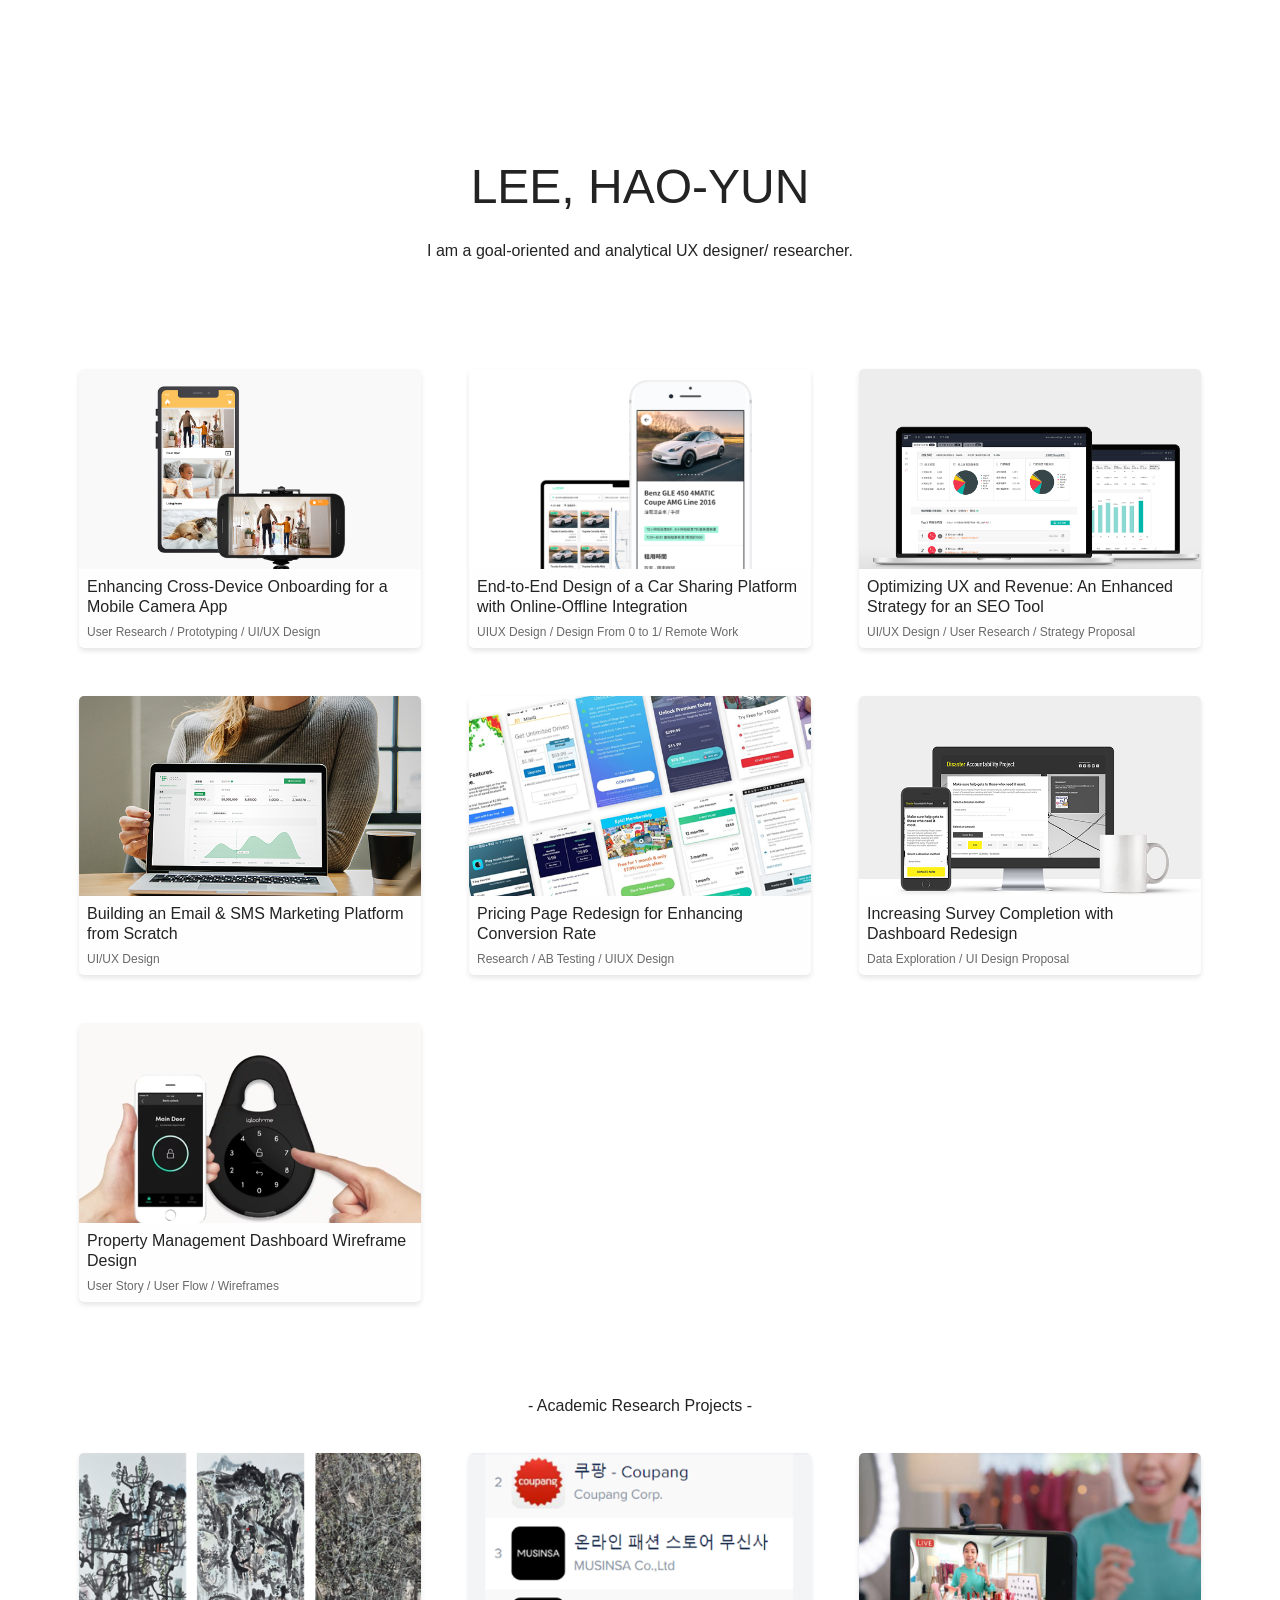
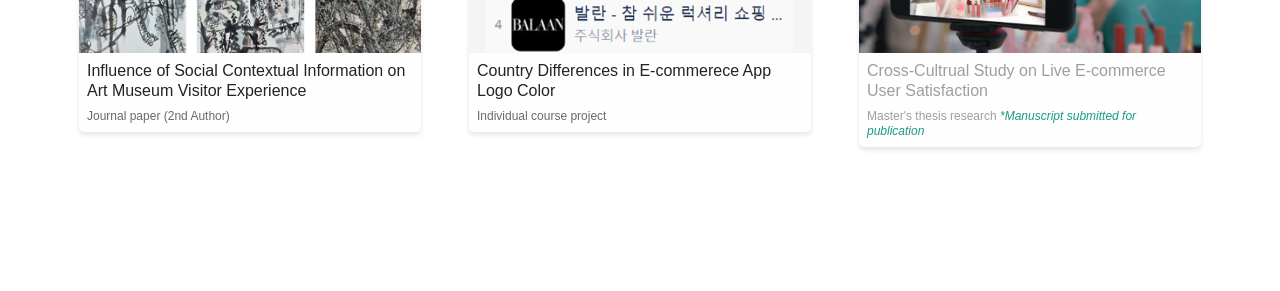
<file: index.html>
<!DOCTYPE html>
<html lang="zh-TW">
<head>
	
    <meta charset="UTF-8" name="robots" content="noindex , nofollow">
	<title>Lee's portfolio</title>
	<meta name="viewport" content="width=device-width,initial-scale=1.0,user-scalable=0">
	<link rel="stylesheet" type="text/css" href="bootstrap.css">
	<link rel="stylesheet" type="text/css" href="base.css">
	<link rel="stylesheet" type="text/css" href="components.css">


	


</head>

<body class="bg-color">
	
<div class="container">

    <div class="group">
      <div class="title">
        <h1 class="fontsize-h1">LEE, HAO-YUN</h1>
        <h2 class="fontsize-h2">I am a goal-oriented and analytical UX designer/ researcher. </h2>
         
      </div>


<div class="space">
    </div>
    
    <div class=" row ">



<div class="col-sm-4 work-card">
            <!--<a href="2.html ">-->
             <a href="past projects-1.pdf" target="_blank">
            <div class="work-card-inner">

              <div class="pic">
               <img src="images/camera.png" width="100%">
              </div>

           <div class="work-title">
                <h4 class="fontsize-title">Enhancing Cross-Device Onboarding for a Mobile Camera App</h4>
                <p class="fontsize-subtitle">User Research / Prototyping / UI/UX Design</p>
          </div>  
            </div>
            </a>
      </div>


      <div class="col-sm-4 work-card">
            <!--<a href="carsharing.pdf"   target="_blank" >-->
               <a href="past projects-2.pdf" target="_blank">
            <div class="work-card-inner">

              <div class="pic">
               <img src="images/carsharing.png" width="100%">
              </div>

           <div class="work-title">
                <h4 class="fontsize-title">End-to-End Design of a Car Sharing Platform with Online-Offline Integration </h4>
                <p class="fontsize-subtitle">UIUX Design / Design From 0 to 1/ Remote Work</p>
          </div>  
            </div>
            </a> 
      </div>


              <div class="col-sm-4 work-card">
            <!--<a href="1.html ">-->
               <a href="past projects-3.pdf" target="_blank">
            <div class="work-card-inner">

              <div class="pic"> 
               <img src="images/seo.png" width="100%">
              </div>

           <div class="work-title">
                <h4 class="fontsize-title">Optimizing UX and Revenue: An Enhanced Strategy for an SEO Tool</h4>
                <p class="fontsize-subtitle">UI/UX Design / User Research / Strategy Proposal</p>
          </div>

            </div>
            </a>
      </div>



              <div class="col-sm-4 work-card">
            <!--<a href="1.html ">-->
               <a href="past projects-4.pdf" target="_blank">
            <div class="work-card-inner">

              <div class="pic">
               <img src="images/edm-1.png" width="100%">
              </div>

           <div class="work-title">
                <h4 class="fontsize-title">Building an Email & SMS Marketing Platform from Scratch</h4>
                <p class="fontsize-subtitle">UI/UX Design</p>
          </div>

            </div>
            </a>
      </div>



              <!-- <div class="col-sm-4 work-card">
            <a href="work-3.html ">
            <div class="work-card-inner">

              <div class="pic">
               <img src="images/pricing_plan.png" width="100%">
              </div>

           <div class="work-title">
                <h4 class="fontsize-title">Refining Pricing Plans through UX Insights</h4>
                <p class="fontsize-subtitle">Analysis / Strategy Proposal</p>
          </div>  
            </div>
            </a>
      </div>-->

<!-- 
<div class="col-sm-4 work-card">
            <a href="work-9.html"   target="_blank" >
            <div class="work-card-inner">

              <div class="pic">
               <img src="images/codepen.png" width="100%">
              </div>

           <div class="work-title">
                <h4 class="fontsize-title">Mini Case Study – AI-Assisted Concept Prototyping</h4>
                <p class="fontsize-subtitle">AI Prototyping Practice</p>
          </div>  
            </div>
            </a>
      </div>-->




<div class="col-sm-4 work-card">
            <a href="payment_page_redesign_en.pdf"   target="_blank" >
            <div class="work-card-inner">

              <div class="pic">
               <img src="images/payment.png" width="100%">
              </div>

           <div class="work-title">
                <h4 class="fontsize-title">Pricing Page Redesign for Enhancing Conversion Rate</h4>
                <p class="fontsize-subtitle">Research / AB Testing / UIUX Design</p>
          </div>  
            </div>
            </a>
      </div>

<!-- 
<div class="col-sm-4 work-card">
            <a href="work-8.html ">
            <div class="work-card-inner">

              <div class="pic">
               <img src="images/donate-1.png" width="100%">
              </div>

           <div class="work-title">
                <h4 class="fontsize-title">Donation Page Redesign for a Nonprofit Organization</h4>
                <p class="fontsize-subtitle">UI/UX Design</p>
          </div>  
            </div>
            </a>
      </div> -->



<!-- <div class="col-sm-4 work-card">
              <a href="student_project_2.pdf"  target="_blank" >
            <div class="work-card-inner">

              <div class="pic">
               <img src="images/pic_studentproject.png" width="100%">
              </div>

           <div class="work-title">
                <h4 class="fontsize-title">Student Project: Redefine Buying Experience of a Taiwanese Street Food</h4>
                <p class="fontsize-subtitle">Product and service design practice</p>
          </div>  
            </div>
            </a>
      </div>-->


 <!--<div class="col-sm-4 work-card">
            <a href="0.html ">
            <div class="work-card-inner">

              <div class="pic">
               <img src="images/robo.png" width="100%">
              </div>

           <div class="work-title">
                <h4 class="fontsize-title">Enhancing Robo-Advisory Tool UX: Integrated Research</h4>
                <p class="fontsize-subtitle">User Experiencce Research / Strategy Proposal</p>
          </div> 

            </div>
            </a>
      </div>-->


     


<div class="col-sm-4 work-card">
            <a href="work-7.html ">
            <div class="work-card-inner">

              <div class="pic">
               <img src="images/donate.png" width="100%">
              </div>

           <div class="work-title">
                <h4 class="fontsize-title">Increasing Survey Completion with Dashboard Redesign</h4>
                <p class="fontsize-subtitle">Data Exploration / UI Design Proposal</p>
          </div>  
            </div>
            </a>
      </div>



<div class="col-sm-4 work-card">
            <a href="work-4.html ">
            <div class="work-card-inner">

              <div class="pic">
               <img src="images/igloo_1.png" width="100%">
              </div>

           <div class="work-title">
                <h4 class="fontsize-title">Property Management Dashboard Wireframe Design<br> </h4>
                <p class="fontsize-subtitle">User Story / User Flow / Wireframes</p>
          </div>  
            </div>
            </a>
      </div>
    


<!---<div class="col-sm-4 work-card">
            <a href="work-6.html ">
            <div class="work-card-inner">

              <div class="pic">
               <img src="images/tw.png" width="100%">
              </div>

           <div class="work-title">
                <h4 class="fontsize-title">Practice Data Visualization with Tableau</h4>
                <p class="fontsize-subtitle">Data Visulization Practice</p>
          </div>  
            </div>
            </a>
      </div>--->


<!---<div class="col-sm-4 work-card">
            <a href="work-5.html ">
            <div class="work-card-inner">

              <div class="pic">
               <img src="images/mockup-5.png" width="100%" class="center-1">
              </div>

           <div class="work-title">
                <h4 class="fontsize-title">Practices: DailyUI Challenge</h4>
                <p class="fontsize-subtitle">UI Design Practice</p>
          </div>  
            </div>
            </a>
      </div>--->


      </div>


      <div class="title">
        <h2 class="fontsize-h3">- Academic Research Projects -</h2>
         
      </div>



       <div class=" row ">


      <div class="col-sm-4 work-card">
            <a href="journal_vsci.pdf"  target="_blank">
            <div class="work-card-inner">

              <div class="pic">
               <img src="images/museum.png" width="100%">
              </div>

           <div class="work-title">
                <h4 class="fontsize-title">Influence of Social Contextual Information on Art Museum Visitor Experience</h4>
                <p class="fontsize-subtitle">Journal paper (2nd Author)</p>
          </div>  
            </div>
            </a>
      </div>


      <div class="col-sm-4 work-card">
            <a href="Cultrualinformatics_project_report.pdf"  target="_blank">
            <div class="work-card-inner">

              <div class="pic">
               <img src="images/logo.png" width="100%">
              </div>

           <div class="work-title">
                <h4 class="fontsize-title">Country Differences in E-commerece App Logo Color</h4>
                <p class="fontsize-subtitle">Individual course project</p>
          </div>  
            </div>
            </a>
      </div>


    <div class="col-sm-4 work-card">
            
            <div class="work-card-inner">

              <div class="pic">
               <img src="images/live.png" width="100%">
              </div>

           <div class="work-title">
                <h4 class="fontsize-title"><font color="#9e9e9e">Cross-Cultrual Study on Live E-commerce User Satisfaction</font></h4>
                <p class="fontsize-subtitle"><font color="#9e9e9e">Master's thesis research</font> <font color="#1a9988"><I>*Manuscript submitted for publication</I></font></p>
          </div>  
            </div>
           
      </div>
              

        </div>






    
    </div>
</div>
    <!---start content--->
<div class="space">
    
</div>


    <!---end content--->







</body>
</html>
</file>
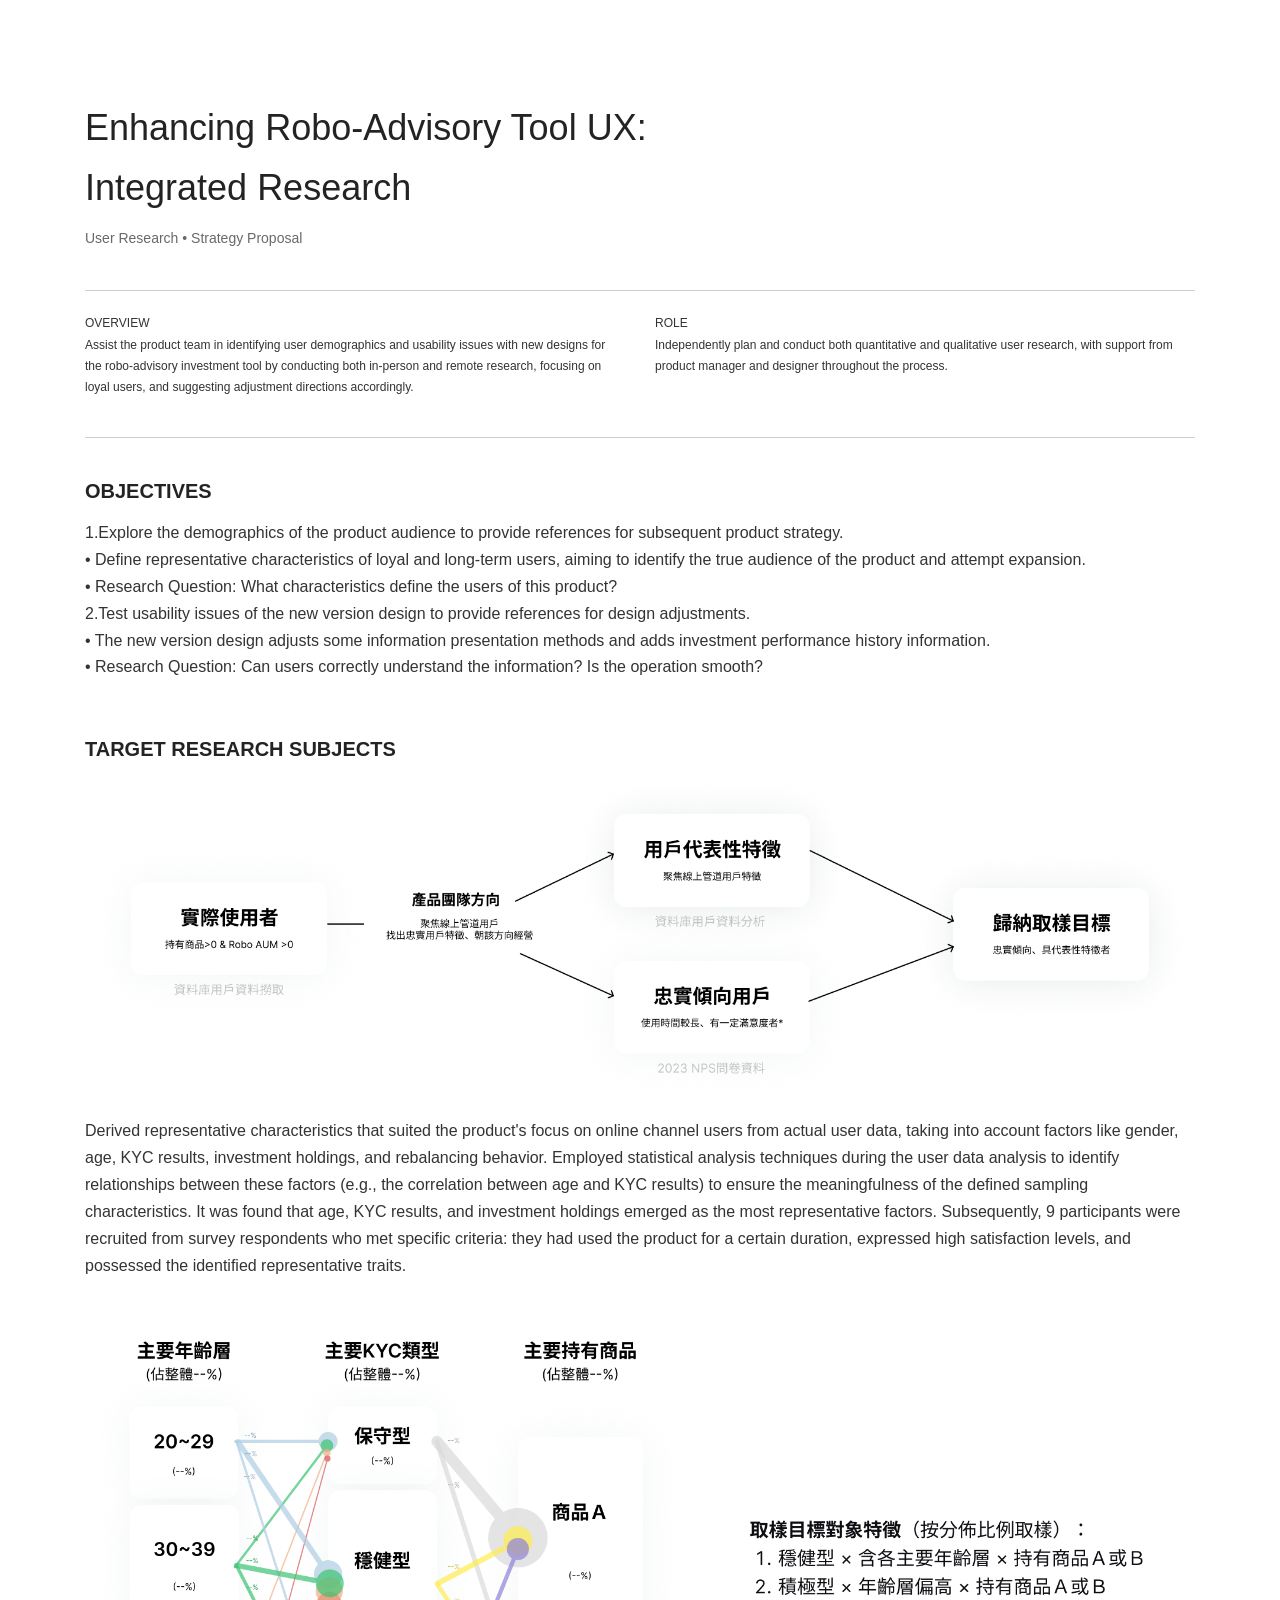
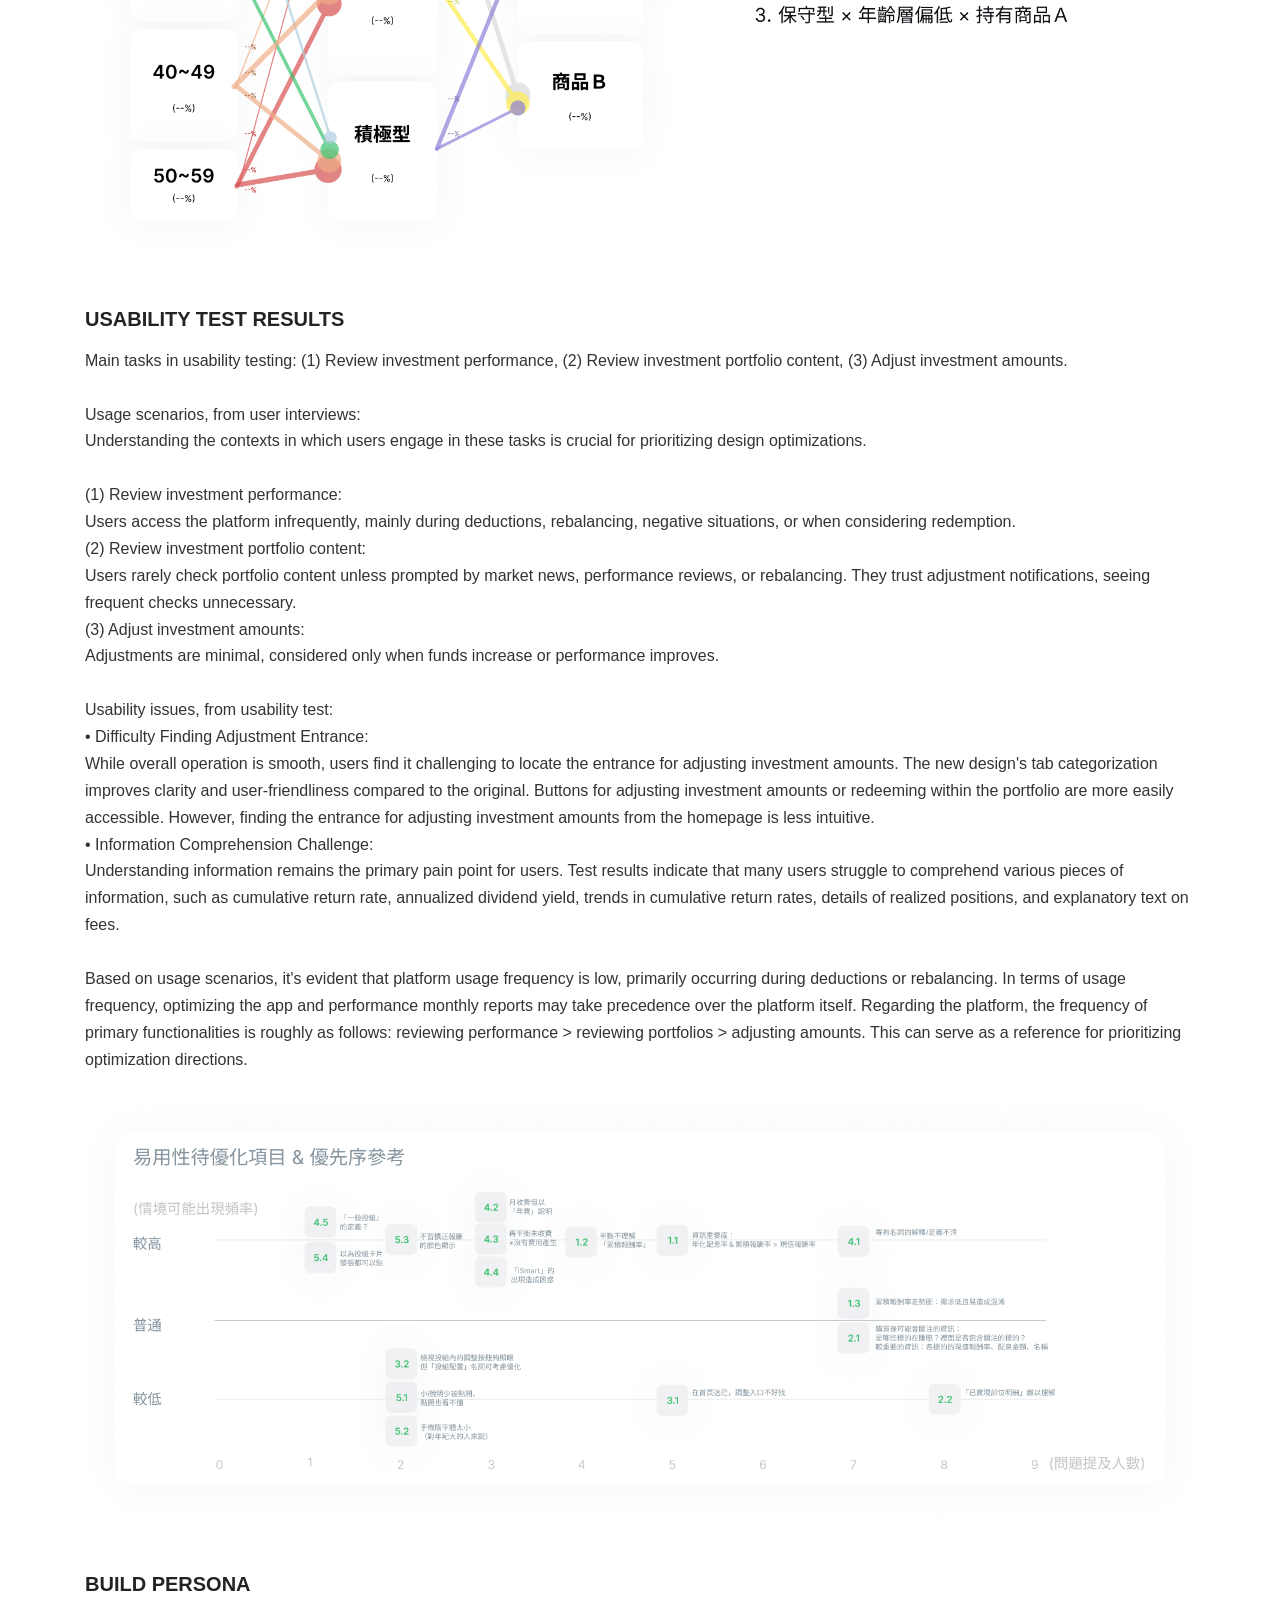
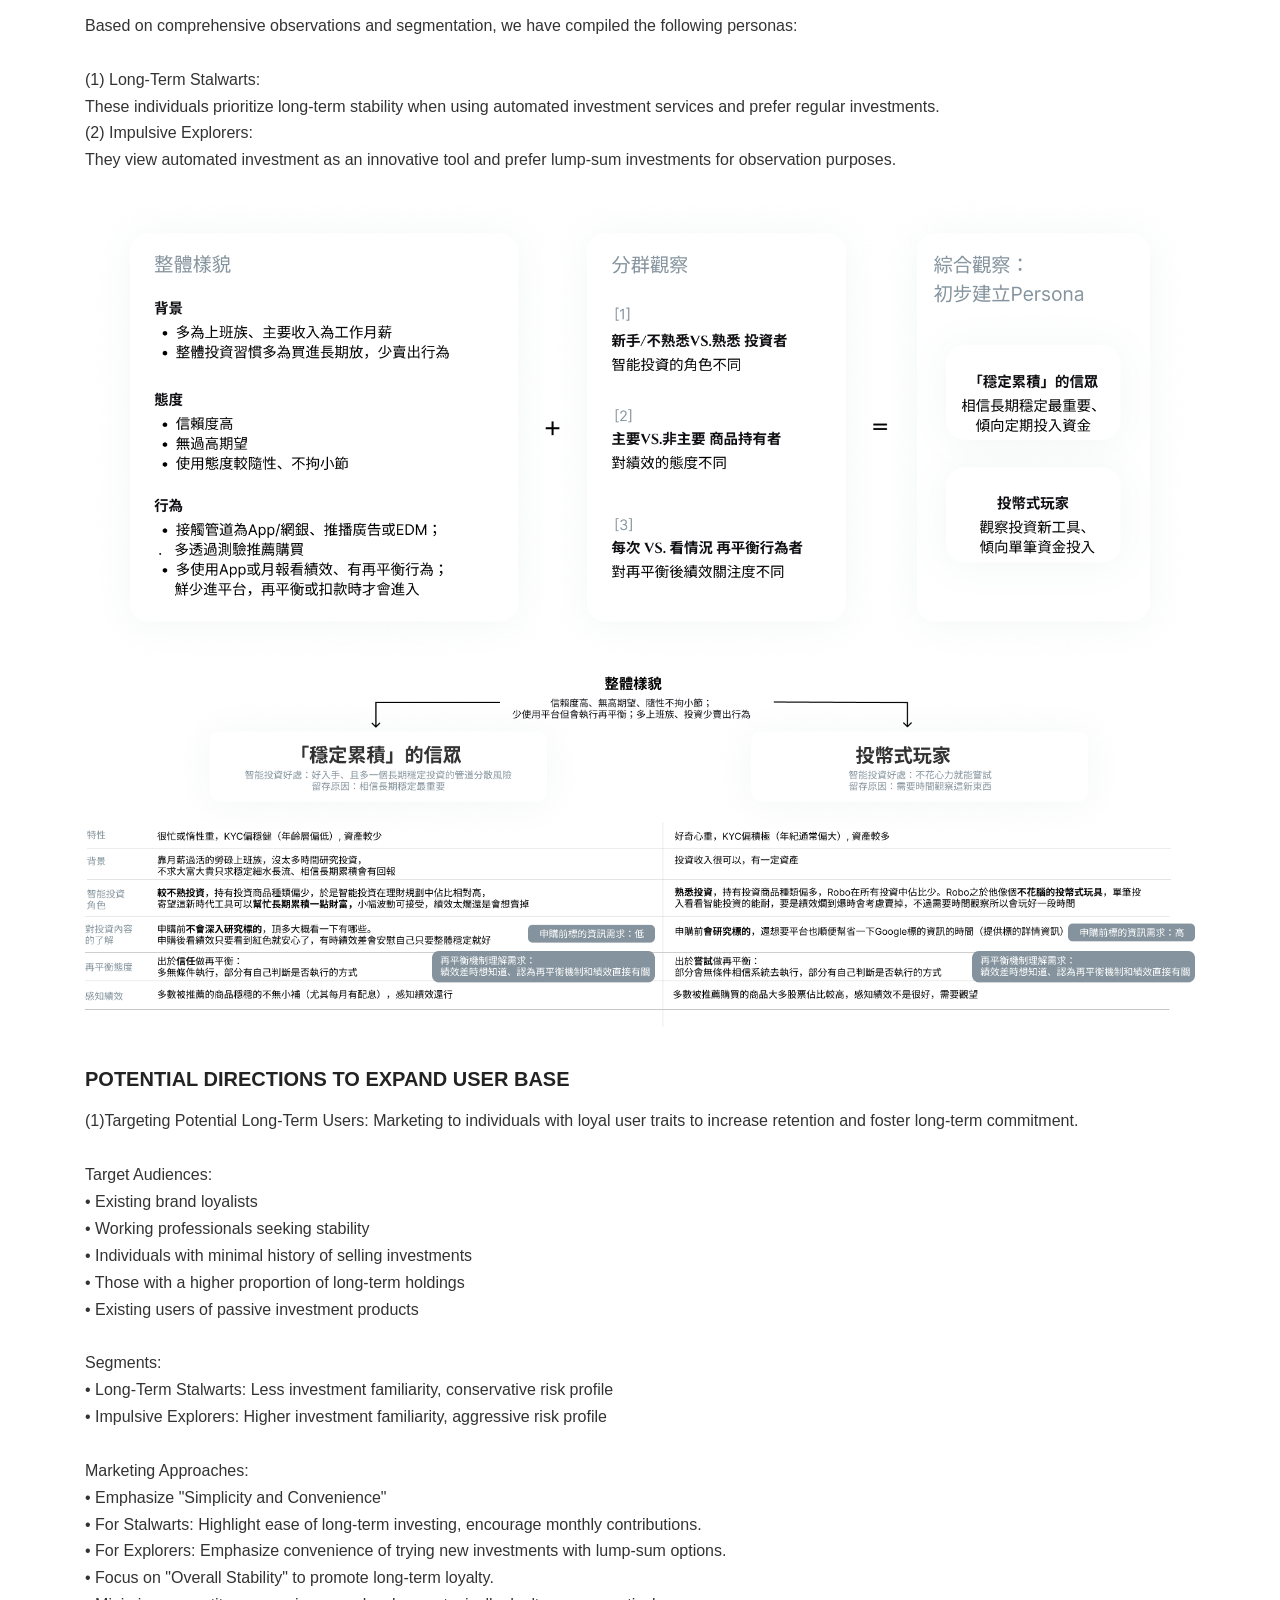
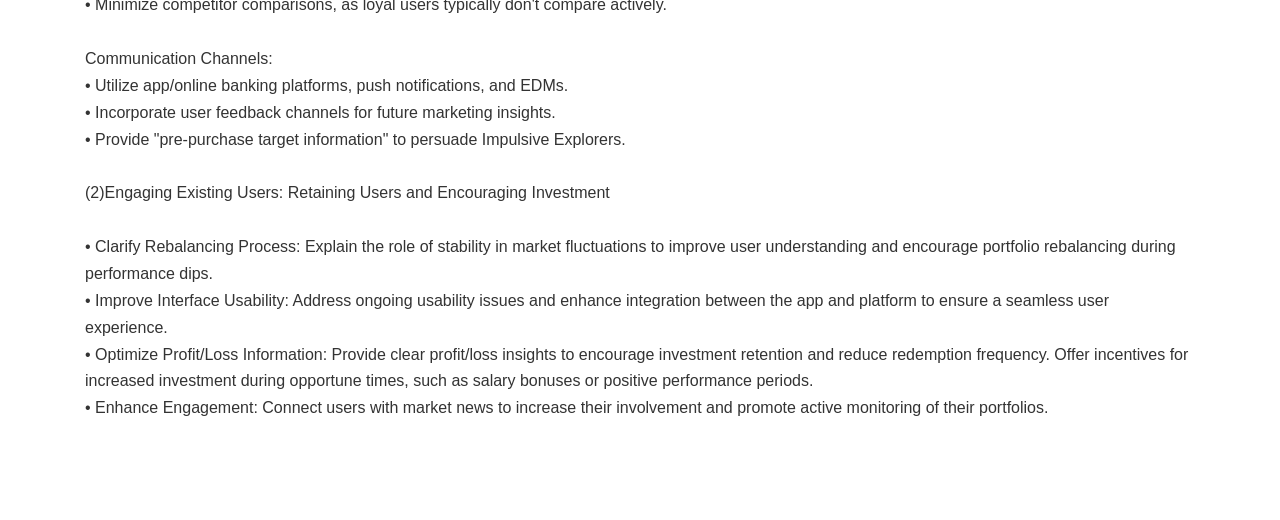
<file: 0.html>
<!DOCTYPE html>
<html lang="zh-TW">
<head>
	
  <meta charset="UTF-8" name="robots" content="noindex , nofollow">
	<title>Lee's portfolio</title>
	<meta name="viewport" content="width=device-width,initial-scale=1.0,user-scalable=0">
	<link rel="stylesheet" type="text/css" href="bootstrap.css">
	<link rel="stylesheet" type="text/css" href="base.css">
	<link rel="stylesheet" type="text/css" href="components.css">



	


</head>

<body>
	<!---start header--->
	
	<!---end header--->

	<section>
    <div class="space-1">
    </div>

       <div class="container">

          <div class="col-sm-12 ">

            <h2 class="fontsize-5"><b>Enhancing Robo-Advisory Tool UX:</b> <br>Integrated Research</h2>
            <p class="fontsize-2">User Research • Strategy Proposal</p>
            <hr class="style-six space">
          </div>

          <div class="col-sm-6">
              <p2 class="font">
              <b>OVERVIEW</b>
              <br>Assist the product team in identifying user demographics and usability issues with new designs for the robo-advisory investment tool by conducting both in-person and remote research, focusing on loyal users, and suggesting adjustment directions accordingly.
              </p2>
          </div>

          <div class="col-sm-6">
            <p2 class="font">
            <b>ROLE</b>
            <br>Independently plan and conduct both quantitative and qualitative user research, with support from product manager and designer throughout the process.
            </p2>
          </div>

        </div>

</section>



<div class="container">

<!---start OBJECTIVES--->
    
        <div class="col-sm-12">

              <hr class="style-six space">

              <h4 class="fontsize-3 space"><b>OBJECTIVES</b>
              </h4>

               <p class="font">
                <b>1.Explore the demographics of the product audience to provide references for subsequent product strategy.</b>
                <br>• Define representative characteristics of loyal and long-term users, aiming to identify the true audience of the product and attempt expansion.
                <br>• Research Question: What characteristics define the users of this product?
                <br>
                <b>2.Test usability issues of the new version design to provide references for design adjustments.</b>
                <br>• The new version design adjusts some information presentation methods and adds investment performance history information.
                <br>• Research Question: Can users correctly understand the information? Is the operation smooth?
              </p>

          </div>

<!---end OBJECTIVES--->
                  
<!---start TARGET RESEARCH SUBJECTS--->
          <div class="col-sm-12">

              <h4 class="fontsize-3 space"><b>TARGET RESEARCH SUBJECTS</b>
              </h4>
              <img src="images/user.png" width="100%"  class="center-1">

                <p class="font">
               Derived representative characteristics that suited the product's focus on online channel users from actual user data, taking into account factors like gender, age, KYC results, investment holdings, and rebalancing behavior. Employed statistical analysis techniques during the user data analysis to identify relationships between these factors (e.g., the correlation between age and KYC results) to ensure the meaningfulness of the defined sampling characteristics. It was found that age, KYC results, and investment holdings emerged as the most representative factors. Subsequently, 9 participants were recruited from survey respondents who met specific criteria: they had used the product for a certain duration, expressed high satisfaction levels, and possessed the identified representative traits.
                </p>
                
                <img src="images/target.png" width="100%"  class="center-1">

          </div>

<!---end TARGET RESEARCH SUBJECTS--->

<!---start USABILITY TEST RESULTS--->
        <div class="col-sm-12">

              <h4 class="fontsize-3 space"><b>USABILITY TEST RESULTS</b>
              </h4>

            <p class="font">
                Main tasks in usability testing: (1) Review investment performance, (2) Review investment portfolio content, (3) Adjust investment amounts.
                <br>
                <br><b>Usage scenarios, from user interviews:</b>
                <br>Understanding the contexts in which users engage in these tasks is crucial for prioritizing design optimizations.
                <br>
                <br>(1) Review investment performance:
                <br>Users access the platform infrequently, mainly during deductions, rebalancing, negative situations, or when considering redemption.
                <br>(2) Review investment portfolio content:
                 <br>Users rarely check portfolio content unless prompted by market news, performance reviews, or rebalancing. They trust adjustment notifications, seeing frequent checks unnecessary.
                 <br>(3) Adjust investment amounts:
                 <br>Adjustments are minimal, considered only when funds increase or performance improves.
                <br>

                <br><b>Usability issues, from usability test:</b>
                <br>• Difficulty Finding Adjustment Entrance:
               <br> While overall operation is smooth, users find it challenging to locate the entrance for adjusting investment amounts. The new design's tab categorization improves clarity and user-friendliness compared to the original. Buttons for adjusting investment amounts or redeeming within the portfolio are more easily accessible. However, finding the entrance for adjusting investment amounts from the homepage is less intuitive.
                <br>• Information Comprehension Challenge:
                <br>Understanding information remains the primary pain point for users. Test results indicate that many users struggle to comprehend various pieces of information, such as cumulative return rate, annualized dividend yield, trends in cumulative return rates, details of realized positions, and explanatory text on fees.
                <br>
                <br>Based on usage scenarios, it's evident that platform usage frequency is low, primarily occurring during deductions or rebalancing. In terms of usage frequency, optimizing the app and performance monthly reports may take precedence over the platform itself. Regarding the platform, the frequency of primary functionalities is roughly as follows: reviewing performance > reviewing portfolios > adjusting amounts. This can serve as a reference for prioritizing optimization directions.
            </p>

        </div>
                <img src="images/plot.png" width="100%"  class="center-1">


<!---end USABILITY TEST RESULTS--->

<!---start PERSONA--->
          <div class="col-sm-12">

              <h4 class="fontsize-3 space"><b>BUILD PERSONA</b>
              </h4>

            <p class="font">
                Based on comprehensive observations and segmentation, we have compiled the following personas:
                <br>
                <br>(1) Long-Term Stalwarts:
                <br>These individuals prioritize long-term stability when using automated investment services and prefer regular investments.
                <br>(2) Impulsive Explorers:
                <br>They view automated investment as an innovative tool and prefer lump-sum investments for observation purposes.
            </p>

            <img src="images/persona.png" width="100%"  class="center-1">
            <img src="images/segments.png" width="100%"  class="center-1">
  
          </div>

<!---end PERSONA--->

<!---start PERSONA--->
          <div class="col-sm-12">

              <h4 class="fontsize-3 space"><b>POTENTIAL DIRECTIONS TO EXPAND USER BASE</b>
              </h4>

            <p class="font">
                (1)Targeting Potential Long-Term Users: Marketing to individuals with loyal user traits to increase retention and foster long-term commitment.
                <br>
                <br>Target Audiences:
                <br>• Existing brand loyalists
                <br>• Working professionals seeking stability
                <br>• Individuals with minimal history of selling investments
                <br>• Those with a higher proportion of long-term holdings
                <br>• Existing users of passive investment products
                <br>
                <br>Segments:
                <br>• Long-Term Stalwarts: Less investment familiarity, conservative risk profile
                <br>• Impulsive Explorers: Higher investment familiarity, aggressive risk profile
                <br>
                <br>Marketing Approaches:
                <br>• Emphasize "Simplicity and Convenience"
                <br>• For Stalwarts: Highlight ease of long-term investing, encourage monthly contributions.
                <br>• For Explorers: Emphasize convenience of trying new investments with lump-sum options.
                <br>• Focus on "Overall Stability" to promote long-term loyalty.
                <br>• Minimize competitor comparisons, as loyal users typically don't compare actively.
                <br>
                <br>Communication Channels:
                <br>• Utilize app/online banking platforms, push notifications, and EDMs.
                <br>• Incorporate user feedback channels for future marketing insights.
                <br>• Provide "pre-purchase target information" to persuade Impulsive Explorers.
                <br>
                <br>(2)Engaging Existing Users: Retaining Users and Encouraging Investment
                <br>
                <br>• Clarify Rebalancing Process: Explain the role of stability in market fluctuations to improve user understanding and encourage portfolio rebalancing during performance dips.
                <br>• Improve Interface Usability: Address ongoing usability issues and enhance integration between the app and platform to ensure a seamless user experience.
                <br>• Optimize Profit/Loss Information: Provide clear profit/loss insights to encourage investment retention and reduce redemption frequency. Offer incentives for increased investment during opportune times, such as salary bonuses or positive performance periods.
                <br>• Enhance Engagement: Connect users with market news to increase their involvement and promote active monitoring of their portfolios.
            </p>
  
          </div>

<!---end PERSONA--->


        <div class="col-sm-12 space"></div>
        <div class="col-sm-12 space"></div>

  </div>

</div>

</body>
</html>
</file>
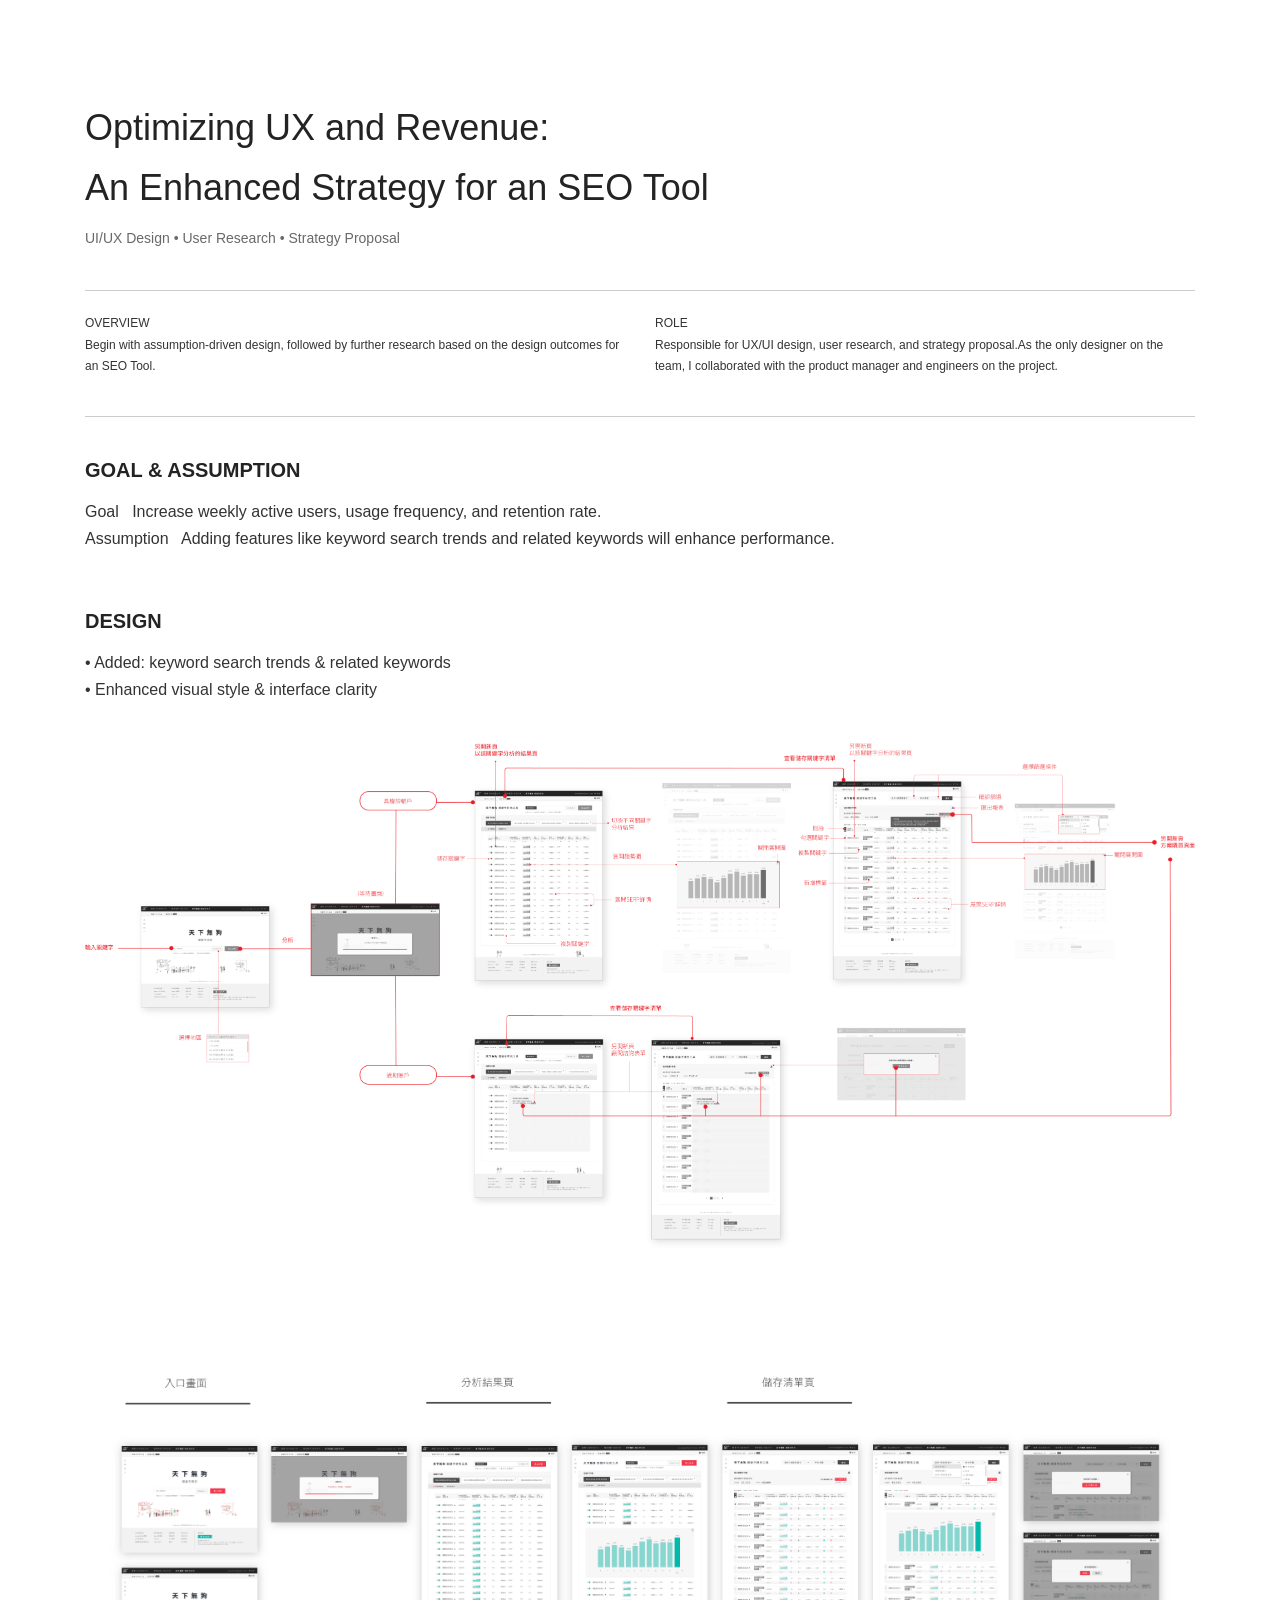
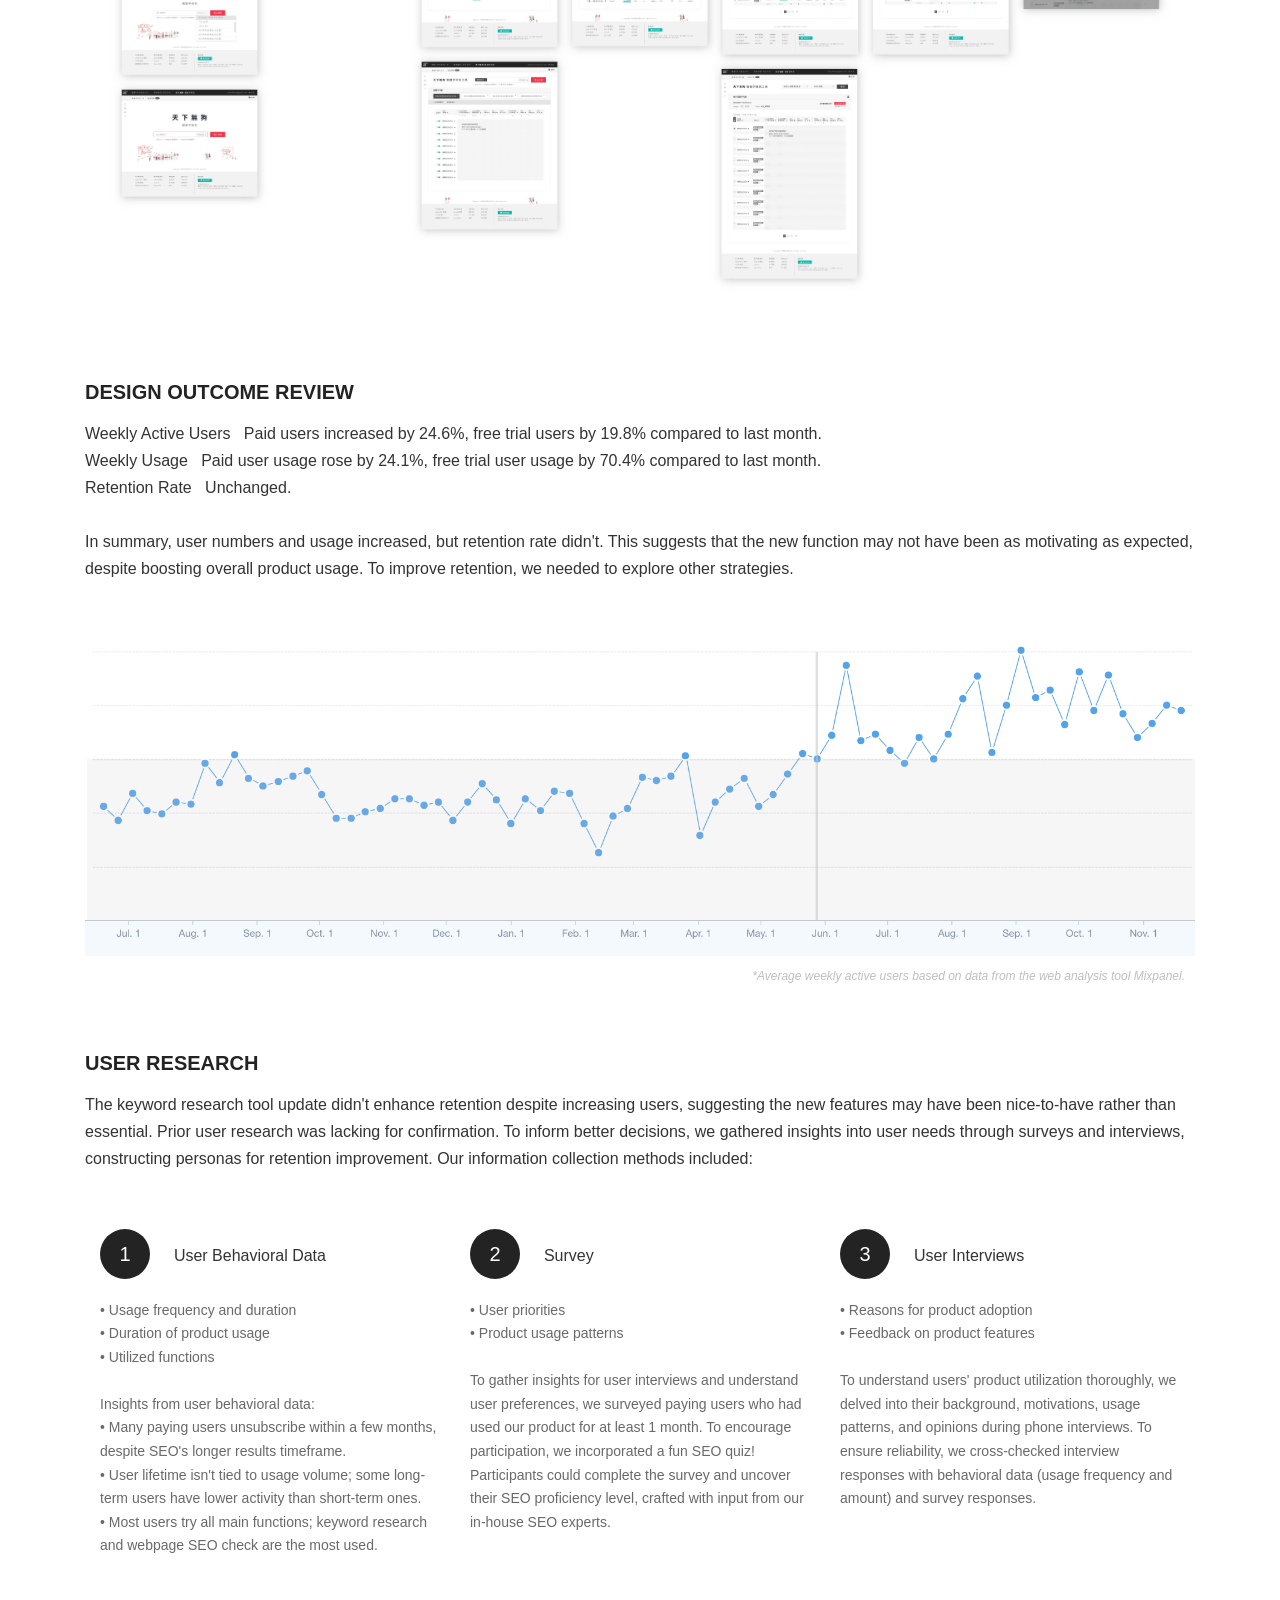
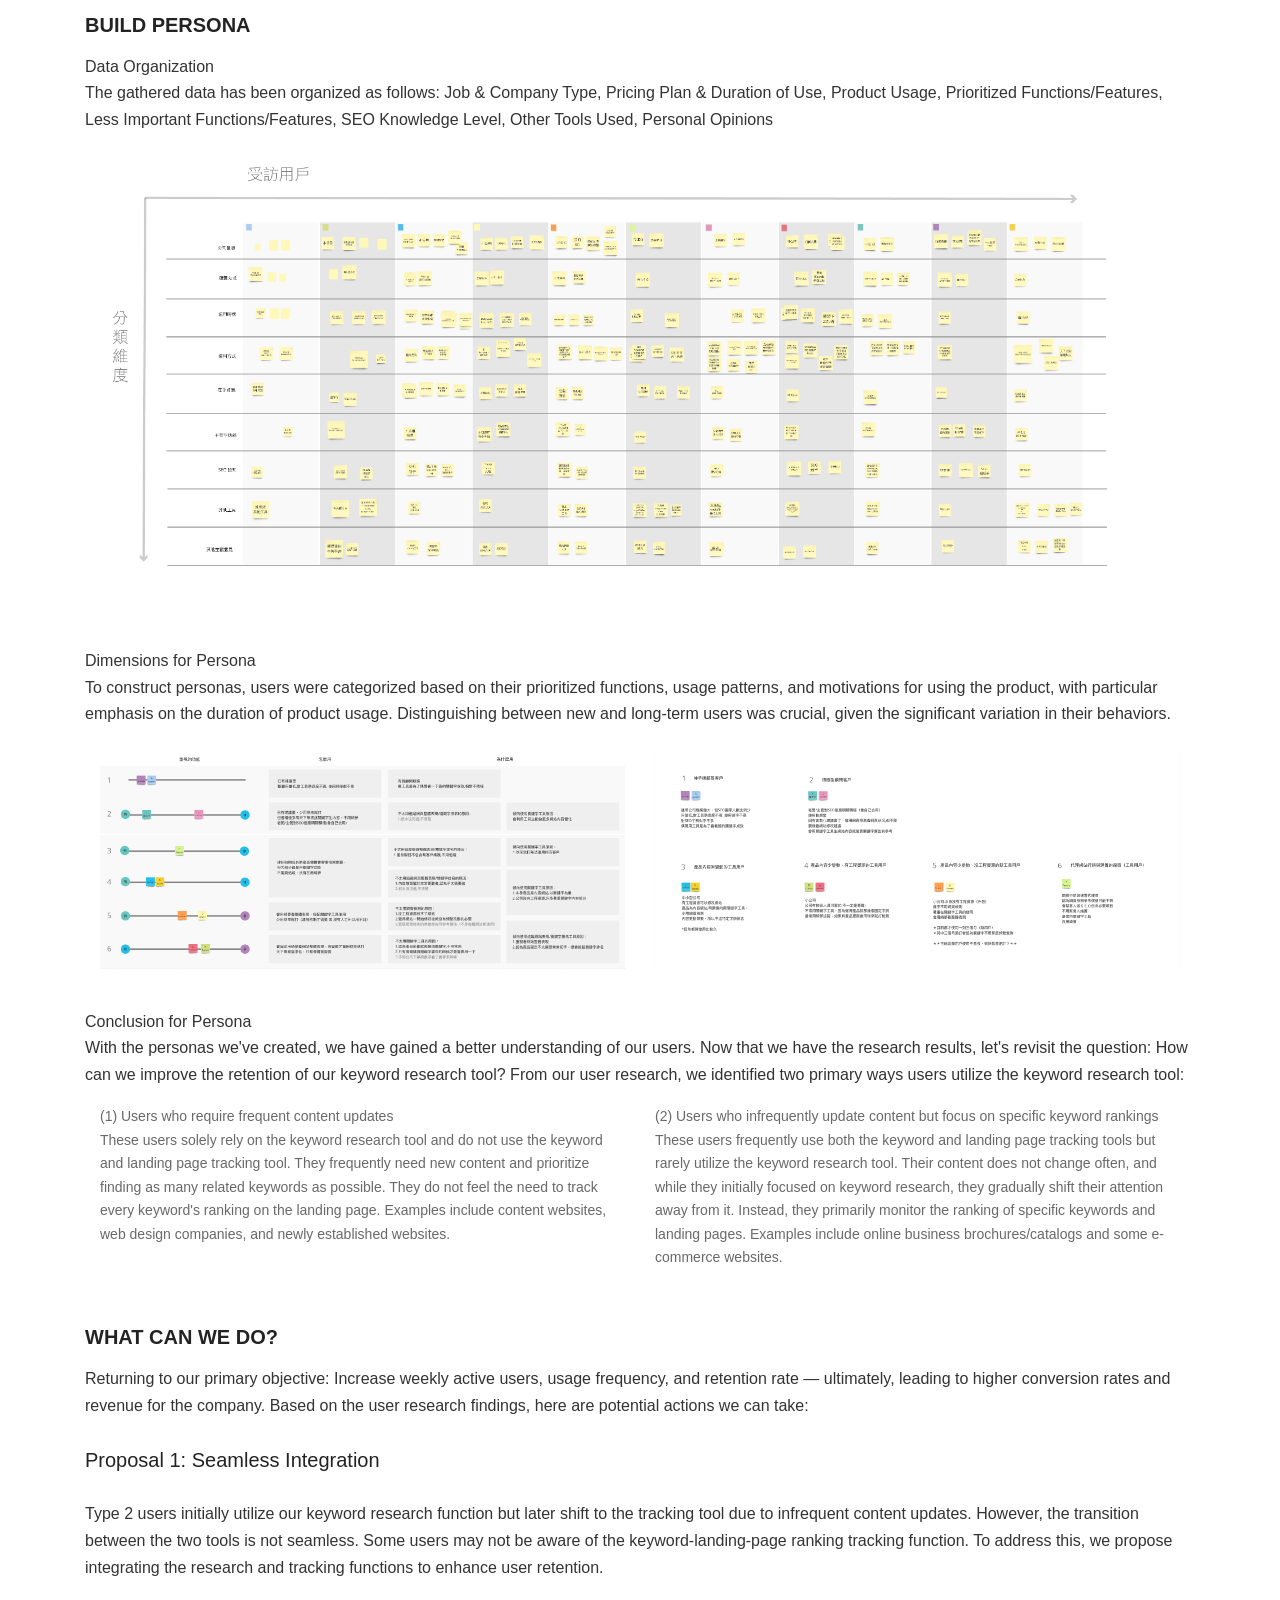
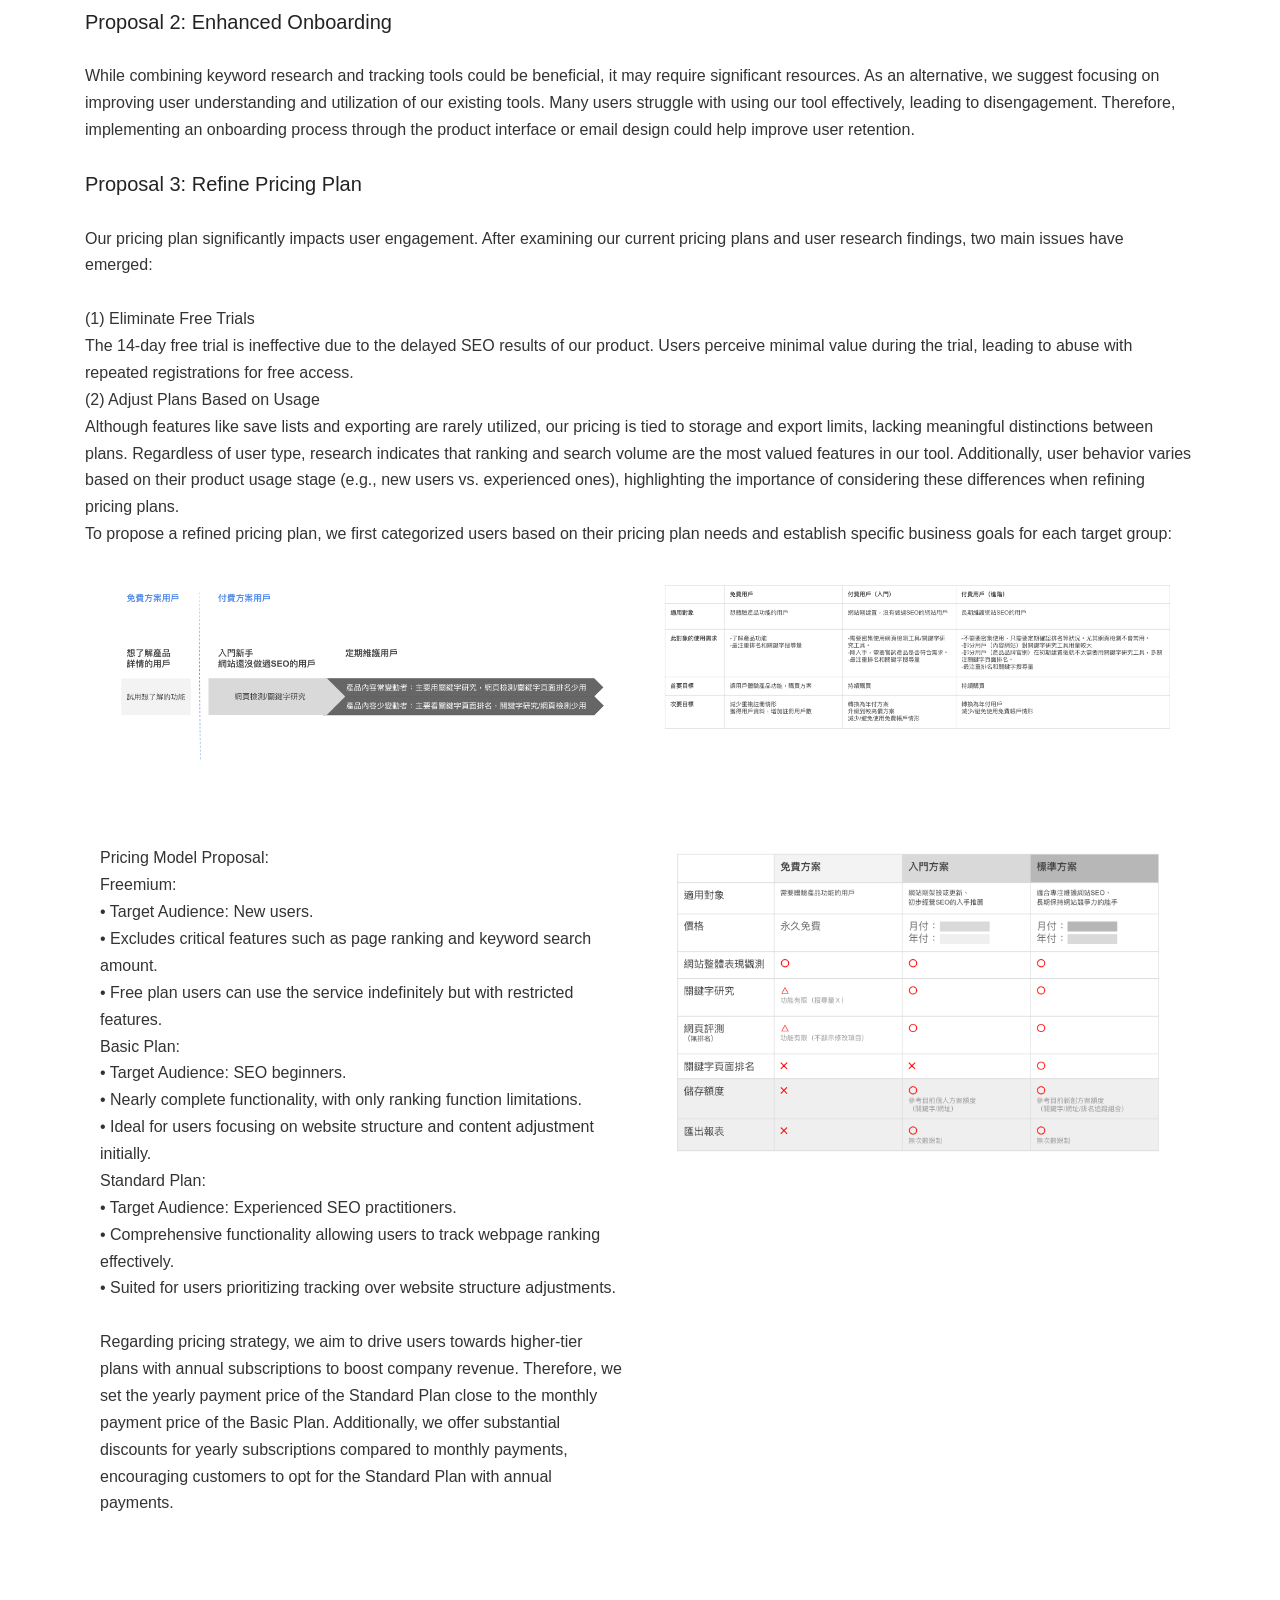
<file: 1.html>
<!DOCTYPE html>
<html lang="zh-TW">
<head>
	
  <meta charset="UTF-8" name="robots" content="noindex , nofollow">
	<title>Lee's portfolio</title>
	<meta name="viewport" content="width=device-width,initial-scale=1.0,user-scalable=0">
	<link rel="stylesheet" type="text/css" href="bootstrap.css">
	<link rel="stylesheet" type="text/css" href="base.css">
	<link rel="stylesheet" type="text/css" href="components.css">

</head>

<body>

	<section>
    <div class="space-1">
    </div>

       <div class="container">

          <div class="col-sm-12 ">

            <h2 class="fontsize-5"><b>Optimizing UX and Revenue:</b> <br>An Enhanced Strategy for an SEO Tool</h2>
            <p class="fontsize-2">UI/UX Design • User Research • Strategy Proposal</p>
            <hr class="style-six space">
          </div>

          <div class="col-sm-6">
              <p2 class="font">
              <b>OVERVIEW</b>
              <br>Begin with assumption-driven design, followed by further research based on the design outcomes for an SEO Tool.
              </p2>
          </div>

          <div class="col-sm-6">
            <p2 class="font">
            <b>ROLE</b>
            <br>Responsible for UX/UI design, user research, and strategy proposal.As the only designer on the team, I collaborated with the product manager and engineers on the project.
            </p2>
          </div>

        </div>

</section>

   

        <div class="container">

<!---start GOAL & ASSUMPTION--->
          <div class="col-sm-12">

              <hr class="style-six space">

              <h4 class="fontsize-3 space"><b>GOAL & ASSUMPTION</b>
              </h4>

              <p class="font">
                <b>Goal</b>&nbsp;&nbsp; Increase weekly active users, usage frequency, and retention rate.
                <br>
                <b>Assumption</b>&nbsp;&nbsp; Adding features like keyword search trends and related keywords will enhance performance.
              </p>

          </div>

<!---end GOAL & ASSUMPTION--->

<!---start DESIGN--->
        <div class="col-sm-12">
    
          <h4 class="fontsize-3 space"><b>DESIGN</b>
          </h4>

          <p class="font">
            • Added: keyword search trends & related keywords
            <br>
            • Enhanced visual style & interface clarity
          </p>

          <div class="space">
          </div>

          <img src="images/wireframe-kelo.png" width="100%" class="center-1">

          <div class="space">
          </div>
       
          <img src="images/kelo_ui.png" width="100%" class="center-1">

        </div>

<!---end DESIGN--->

<!---start DESIGN OUTCOME REVIEW--->
      <div class="col-sm-12">
    
        <h4 class="fontsize-3 space"><b>DESIGN OUTCOME REVIEW</b>
        </h4>

        <p class="font">
        <b>Weekly Active Users</b>&nbsp;&nbsp; Paid users increased by 24.6%, free trial users by 19.8% compared to last month.
        <br>
        <b>Weekly Usage</b>&nbsp;&nbsp; Paid user usage rose by 24.1%, free trial user usage by 70.4% compared to last month.
        <br>
        <b>Retention Rate</b>&nbsp;&nbsp; Unchanged.
        <br>
        <br>
        In summary, user numbers and usage increased, but retention rate didn't. This suggests that the new function may not have been as motivating as expected, despite boosting overall product usage. To improve retention, we needed to explore other strategies.
        </p>

        <img src="images/mixpanel-3.png" width="100%" class="center-1">

        <p class="fontsize-2-1 italic">*Average weekly active users based on data from the web analysis tool Mixpanel.
        </p>

      </div>
<!---end DESIGN OUTCOME REVIEW--->

<!---start USER RESEARCH--->
      <div class="col-sm-12">

        <h4 class="fontsize-3 space"><b>USER RESEARCH</b></h4>

        <p class="font">The keyword research tool update didn't enhance retention despite increasing users, suggesting the new features may have been nice-to-have rather than essential. Prior user research was lacking for confirmation. To inform better decisions, we gathered insights into user needs through surveys and interviews, constructing personas for retention improvement. Our information collection methods included:
        </p>
  <!------> 
          <div class="col-sm-4">
              
              <div class="circle ">1
              </div>

              <p class="fontsize-1 inline"><b>User Behavioral Data</b>
              </p>

              <div>
                <p class="fontsize-2">
                  <b>• Usage frequency and duration<br>
                  • Duration of product usage<br>
                  • Utilized functions</b><br>
                  <br>
                  Insights from user behavioral data:
                  <br>• Many paying users unsubscribe within a few months, despite SEO's longer results timeframe.
                  <br>• User lifetime isn't tied to usage volume; some long-term users have lower activity than short-term ones.
                  <br>• Most users try all main functions; keyword research and webpage SEO check are the most used.
                </p>
              </div>
            </div>
  <!------>
            <div class="col-sm-4">
             
              <div class="circle ">2
              </div>

              <p class="fontsize-1 inline"><b>Survey</b>
              </p>

              <div>
                <p class="fontsize-2">
                    <b>• User priorities<br>
                    • Product usage patterns</b><br>
                    <br>
                    To gather insights for user interviews and understand user preferences, we surveyed paying users who had used our product for at least 1 month. To encourage participation, we incorporated a fun SEO quiz! Participants could complete the survey and uncover their SEO proficiency level, crafted with input from our in-house SEO experts.
                  </p>
              </div>
            </div>
  <!------>    

            <div class="col-sm-4">

              <div class="circle ">3
              </div>

              <p class="fontsize-1 inline"><b>User Interviews</b>
              </p>

              <div>
                <p class="fontsize-2">
                  <b>• Reasons for product adoption<br>
                  • Feedback on product features</b><br>
                  <br>
                  To understand users' product utilization thoroughly, we delved into their background, motivations, usage patterns, and opinions during phone interviews. To ensure reliability, we cross-checked interview responses with behavioral data (usage frequency and amount) and survey responses.
                </p>
              </div>

          </div>
  <!------>     
     </div>

<!---end USER RESEARCH--->

<!---start BUILD PERSONA--->

      <div class="col-sm-12">
     
          <h4 class="fontsize-3 space"><b>BUILD PERSONA</b>
          </h4>
  <!------>   
          <p class="font"><b>Data Organization</b>
          <br>The gathered data has been organized as follows: Job & Company Type, Pricing Plan & Duration of Use, Product Usage, Prioritized Functions/Features, Less Important Functions/Features, SEO Knowledge Level, Other Tools Used, Personal Opinions
           </p>

          <img src="images/persona-1-1.jpg" width="100%">

      </div>
  <!------>   
      <div class="col-sm-12">

          <p class="font"><b>Dimensions for Persona</b>
          <br>To construct personas, users were categorized based on their prioritized functions, usage patterns, and motivations for using the product, with particular emphasis on the duration of product usage. Distinguishing between new and long-term users was crucial, given the significant variation in their behaviors.
          </p>

          <div class="space-2">
          </div>

          <div class="col-sm-6">
            <img src="images/persona-4.png" width="100%">
          </div>

          <div class="col-sm-6">
            <img src="images/persona-2.png" width="100%">
          </div>

          <div class="space">
          </div>

      </div>
  <!------>   
      <div class="col-sm-12">

          <div class="space">
          </div>

           <div class="space">
          </div>

          <p class="font"><b>Conclusion for Persona</b>
          <br>With the personas we've created, we have gained a better understanding of our users. Now that we have the research results, let's revisit the question: How can we improve the retention of our keyword research tool? From our user research, we identified two primary ways users utilize the keyword research tool:
          </p>

          <div class="col-sm-6">
            <p class="fontsize-2"><b> (1) Users who require frequent content updates</b>
            <br>These users solely rely on the keyword research tool and do not use the keyword and landing page tracking tool. They frequently need new content and prioritize finding as many related keywords as possible. They do not feel the need to track every keyword's ranking on the landing page. Examples include content websites, web design companies, and newly established websites.
          </p>
        </div>

          <div class="col-sm-6">
            <p class="fontsize-2"><b>(2) Users who infrequently update content but focus on specific keyword rankings</b>
            <br>These users frequently use both the keyword and landing page tracking tools but rarely utilize the keyword research tool. Their content does not change often, and while they initially focused on keyword research, they gradually shift their attention away from it. Instead, they primarily monitor the ranking of specific keywords and landing pages. Examples include online business brochures/catalogs and some e-commerce websites.
            </p>
        </div>

    </div>
  <!------>  

<!---start WHAT CAN WE DO?--->

      <div class="col-sm-12">

        <h4 class="fontsize-3 space"><b>WHAT CAN WE DO?</b>
        </h4>

        <p class="font">Returning to our primary objective: Increase weekly active users, usage frequency, and retention rate — ultimately, leading to higher conversion rates and revenue for the company. Based on the user research findings, here are potential actions we can take:
        </p>


        <h5 class="font">Proposal 1: <b>Seamless Integration</b>
        </h5>

        <p class="font">Type 2 users initially utilize our keyword research function but later shift to the tracking tool due to infrequent content updates. However, the transition between the two tools is not seamless. Some users may not be aware of the keyword-landing-page ranking tracking function. To address this, we propose integrating the research and tracking functions to enhance user retention.
        </p>

        <h5 class="font">Proposal 2:<b> Enhanced Onboarding</b>
        </h5>

        <p class="font">
        While combining keyword research and tracking tools could be beneficial, it may require significant resources. As an alternative, we suggest focusing on improving user understanding and utilization of our existing tools. Many users struggle with using our tool effectively, leading to disengagement. Therefore, implementing an onboarding process through the product interface or email design could help improve user retention.
        </p>

        <h5 class="font">Proposal 3:<b> Refine Pricing Plan</b>
        </h5>

        <p class="font">
        Our pricing plan significantly impacts user engagement. After examining our current pricing plans and user research findings, two main issues have emerged:
        <br>
        <br><b>(1) Eliminate Free Trials</b>
        <br>The 14-day free trial is ineffective due to the delayed SEO results of our product. Users perceive minimal value during the trial, leading to abuse with repeated registrations for free access.
        <br><b>(2) Adjust Plans Based on Usage</b>
        <br>Although features like save lists and exporting are rarely utilized, our pricing is tied to storage and export limits, lacking meaningful distinctions between plans. Regardless of user type, research indicates that ranking and search volume are the most valued features in our tool. Additionally, user behavior varies based on their product usage stage (e.g., new users vs. experienced ones), highlighting the importance of considering these differences when refining pricing plans.
        <br>To propose a refined pricing plan, we first categorized users based on their pricing plan needs and establish specific business goals for each target group:
        </p>

        <div class="col-sm-6"><img src="images/customer_type.png" width="100%" class="center-1 "></div>
        <div class="col-sm-6"><img src="images/goals.png" width="100%" class="center-1"></div>

        <div class="col-sm-12 space"></div>

        <div class="col-sm-6">
          <p class="font">Pricing Model Proposal:
            <br>Freemium:
                <br>• Target Audience: New users.
                <br>• Excludes critical features such as page ranking and keyword search amount.
                <br>• Free plan users can use the service indefinitely but with restricted features.
               <br>Basic Plan:
                <br>• Target Audience: SEO beginners.
                <br>• Nearly complete functionality, with only ranking function limitations.
                <br>• Ideal for users focusing on website structure and content adjustment initially.
                <br>Standard Plan:
                <br>• Target Audience: Experienced SEO practitioners.
                <br>• Comprehensive functionality allowing users to track webpage ranking effectively.
                <br>• Suited for users prioritizing tracking over website structure adjustments.
                <br>
                <br>Regarding pricing strategy, we aim to drive users towards higher-tier plans with annual subscriptions to boost company revenue. Therefore, we set the yearly payment price of the Standard Plan close to the monthly payment price of the Basic Plan. Additionally, we offer substantial discounts for yearly subscriptions compared to monthly payments, encouraging customers to opt for the Standard Plan with annual payments.
          </p>
        </div>

         <div class="col-sm-6">
            <img src="images/proposal_final.png" width="100%" class="center-1">
         </div>

      </div>
<!---end WHAT CAN WE DO?--->


      <div class="col-sm-12 space"></div>
      <div class="col-sm-12 space"></div>







</div>
</body>
</html>
</file>
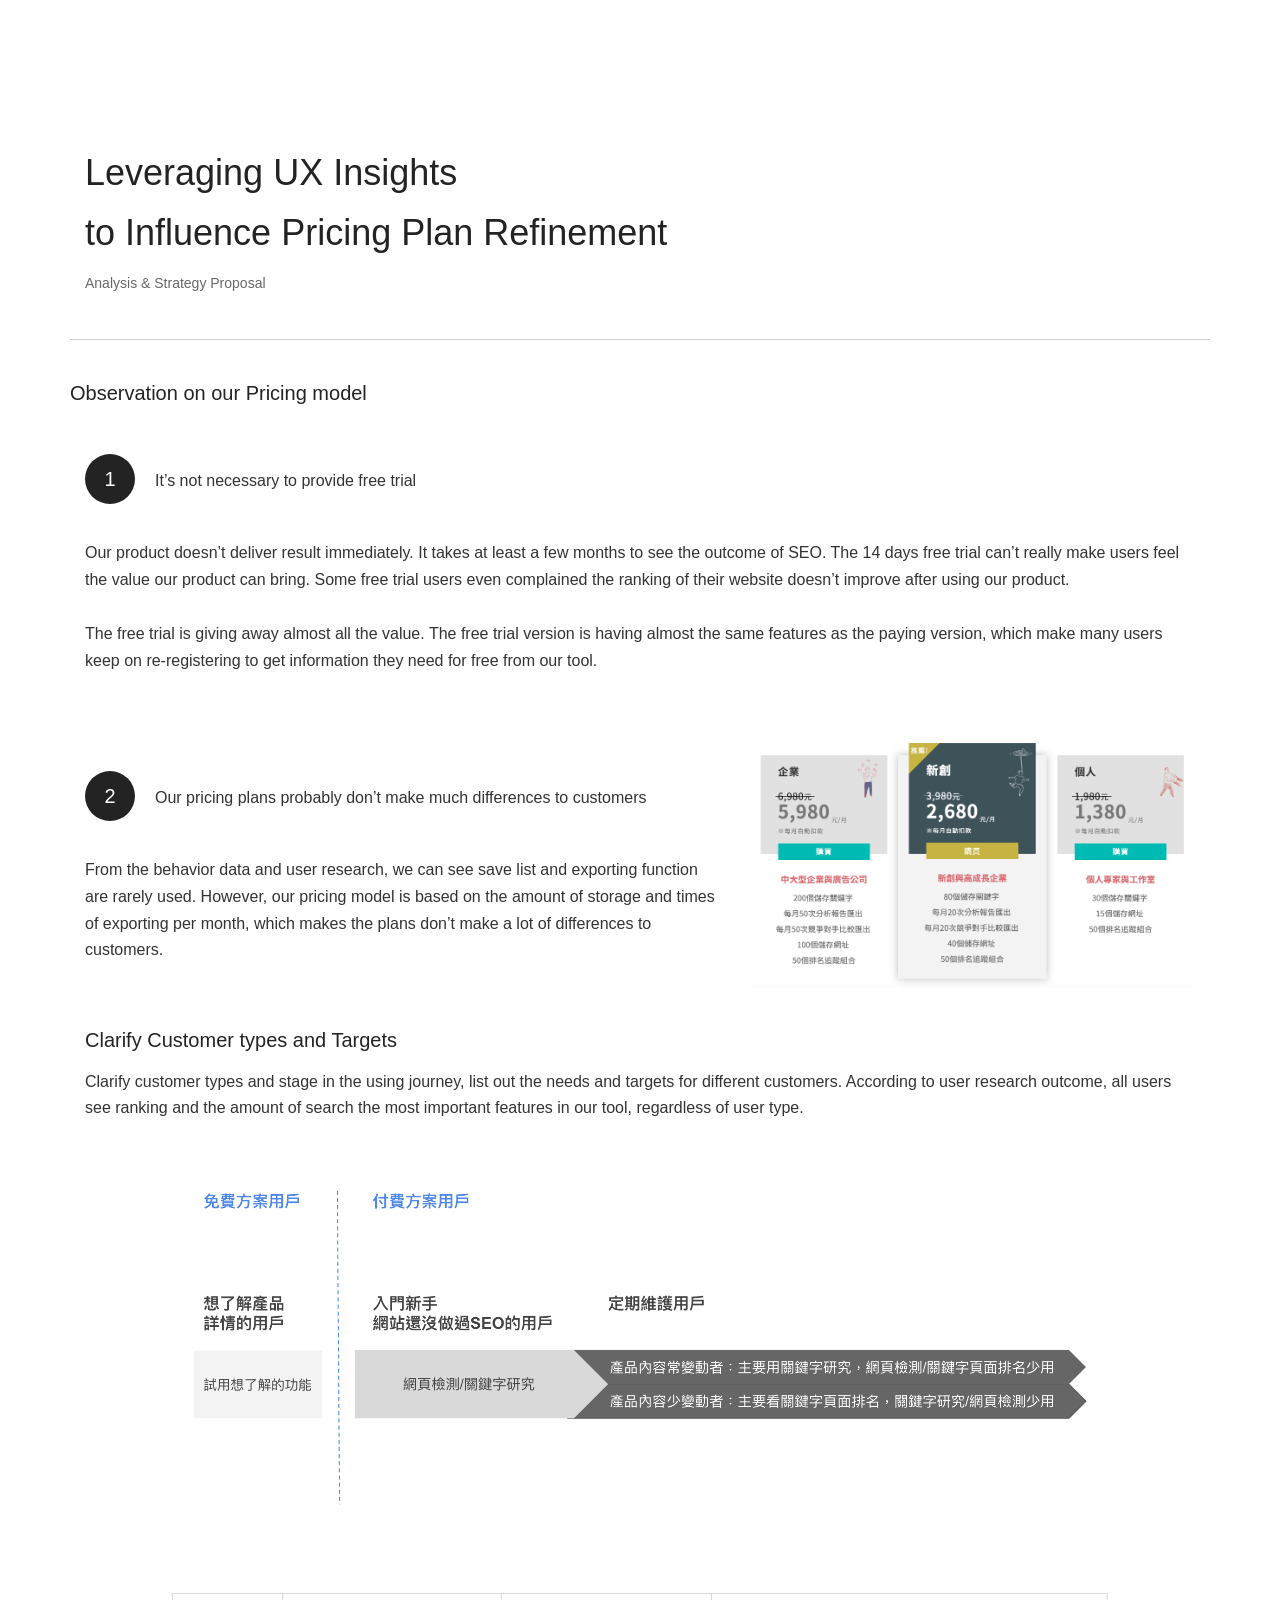
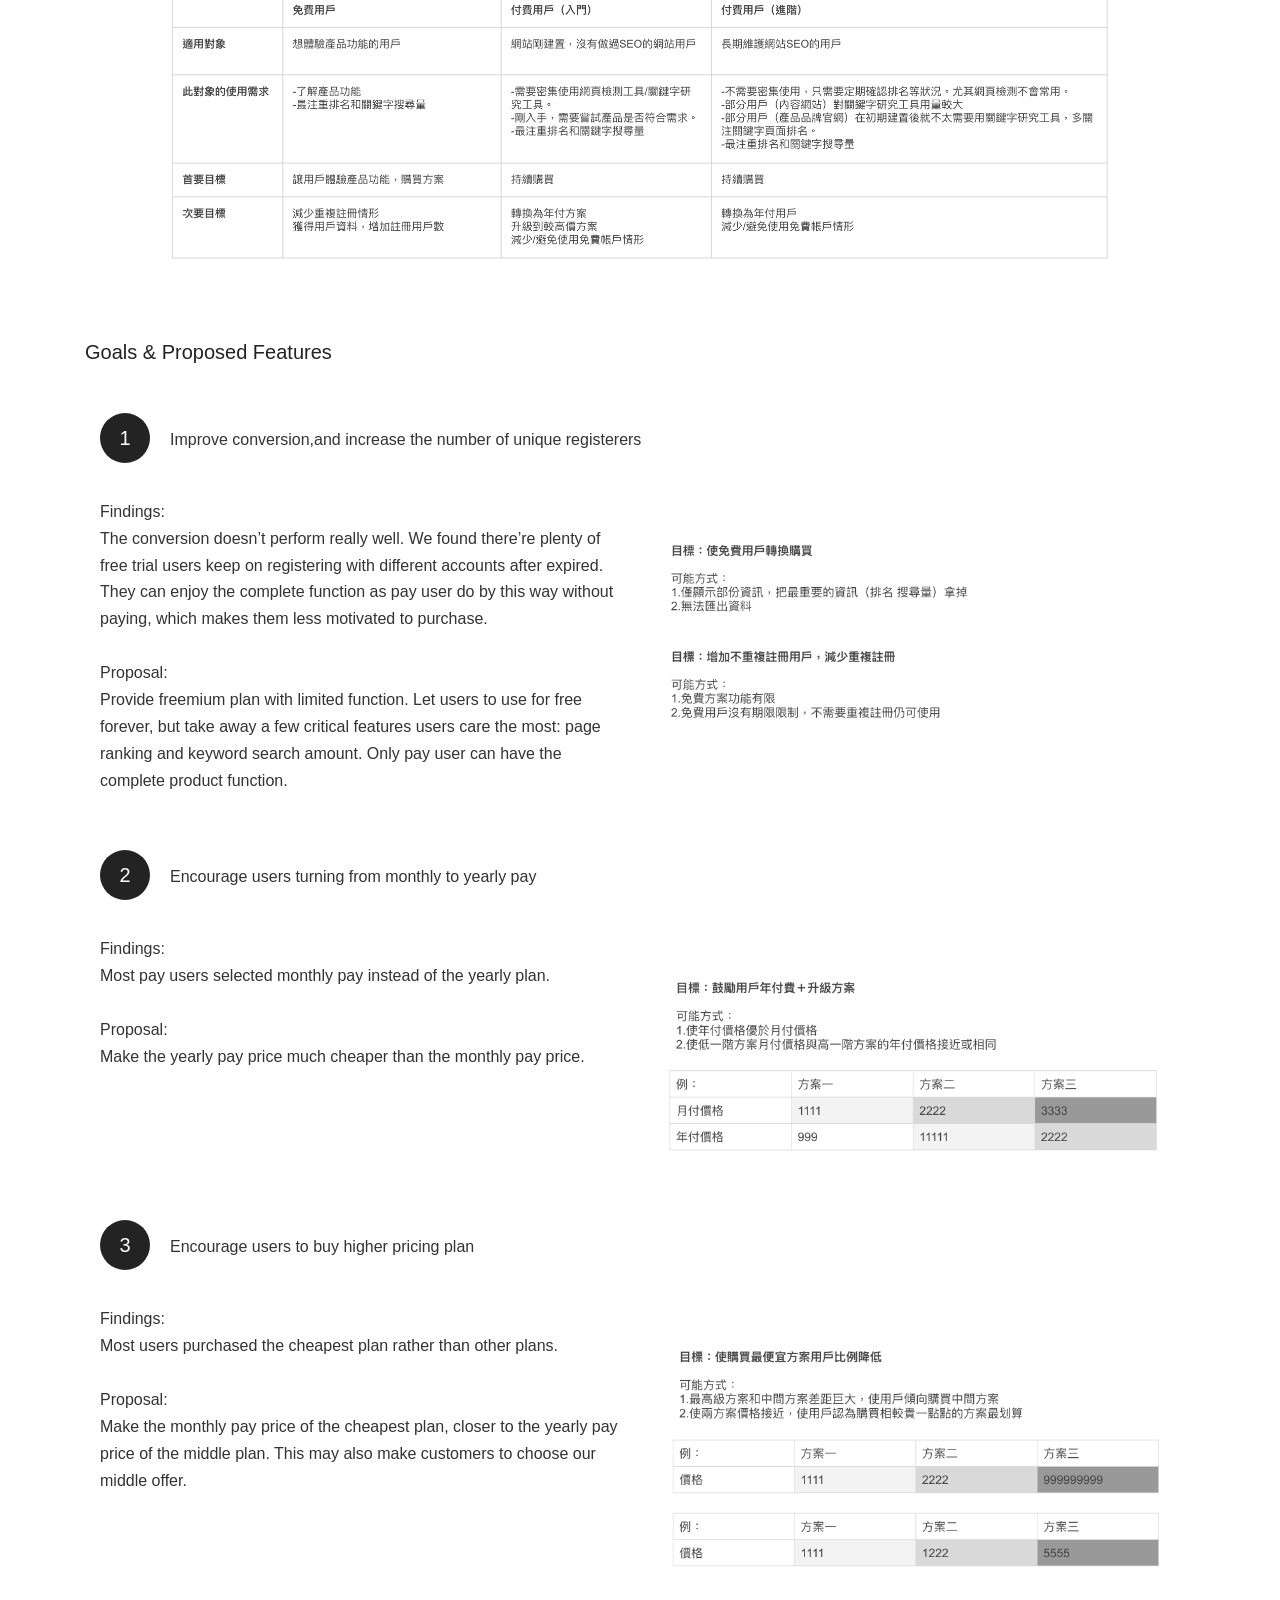
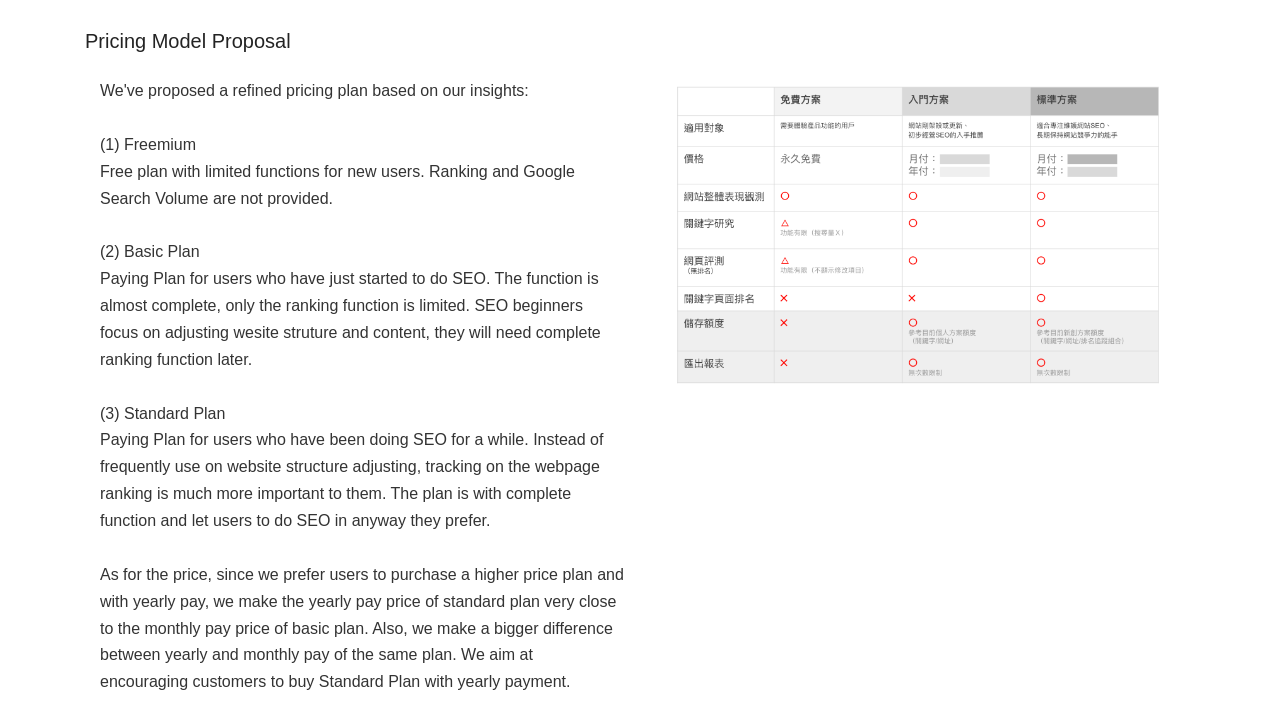
<file: work-3.html>
<!DOCTYPE html>
<html lang="zh-TW">
<head>
  
  <meta charset="UTF-8" name="robots" content="noindex , nofollow">
  <title>Lee's portfolio</title>
  <meta name="viewport" content="width=device-width,initial-scale=1.0,user-scalable=0">
  <link rel="stylesheet" type="text/css" href="bootstrap.css">
  <link rel="stylesheet" type="text/css" href="base.css">
  <link rel="stylesheet" type="text/css" href="components.css">



  


</head>

<body>
  <!---start header--->
  
  <!---end header--->

  <section>

    <div class="space-1"></div>
    <div class="container">
    <div class="col-sm-12 ">


        <div class="padding-1">
        <h2 class="fontsize-5">Leveraging UX Insights<br> to Influence Pricing Plan Refinement</h2>
        <p class="fontsize-2">Analysis & Strategy Proposal</p>
        
      </div>

    </div>
  </div>

</section>

    <!---start content--->


<div class="container">
  <hr class="style-six">

    <h4 class="fontsize-3 space ">Observation on our Pricing model</h4>
  <!---start define goals--->
  <div class="col-sm-12">

     <div class="circle ">1</div><p class="fontsize-1 inline">It’s not necessary to provide free trial</p>
    

      <p class="font">
<span>Our product doesn’t deliver result immediately. </span>
It takes at least a few months to see the outcome of SEO. The 14 days free trial can’t really make users feel the value our product can bring. Some free trial users even complained the ranking of their website doesn’t improve after using our product.<br>
<br>

<span>The free trial is giving away almost all the value. </span>
The free trial version is having almost the same features as the paying version, which make many users keep on re-registering to get information they need for free from our tool. </p>

</div>

<div class="col-sm-7 space">
 <div class="circle">2</div><p class="fontsize-1 inline">Our pricing plans probably don’t make much differences to customers</p>
    

      <p class="font">
From the behavior data and user research, we can see save list and exporting function are rarely used. However, our pricing model is based on the amount of storage and times of exporting per month, which makes the plans don’t make a lot of differences to customers.
    </p>
</div>
<div class="col-sm-5 space">

  <img src="images/pricing_model.png" width="100%" class="center-1 ">

    </div>




  
  <!---end define goals--->  

  <!---start assumption--->

  <div class="col-sm-12">
    
    <h4 class="fontsize-3 space">Clarify Customer types and Targets</h4>
    <p class="font">
      Clarify customer types and stage in the using journey, list out the needs and targets for different customers. According to user research outcome, all users see ranking and the amount of search the most important features in our tool, regardless of user type.
    </p>
<div class="col-sm-12"><img src="images/customer_type.png" width="90%" class="center-1 "></div>
<div class="col-sm-12"><img src="images/goals.png" width="90%" class="center-1"></div>

  </div>

  <!---end assumption--->
  <!---start design--->
   <div class="col-sm-12">

    <h4 class="fontsize-3 space">Goals & Proposed Features</h4>

<div class="col-sm-12">
     <div class="circle">1</div><p class="fontsize-1 inline space">Improve conversion,and increase the number of unique registerers</p>
</div>

  <div class="col-sm-6">
  

     <p class="font">Findings: <br>
The conversion doesn’t perform really well. We found there’re plenty of free trial users keep on registering with different accounts after expired. They can enjoy the complete function as pay user do by this way without paying, which makes them less motivated to purchase.<br><br>


Proposal: <br>
Provide freemium plan with limited function. Let users to use for free forever, but take away a few critical features users care the most: page ranking and keyword search amount. Only pay user can have the complete product function.</p>
  </div>

    <div class="col-sm-6 space-3"><img src="images/proposal_1.png" width="100%" class="center-1"></div>


<div class="col-sm-12">
     <div class="circle">2</div><p class="fontsize-1 inline space">Encourage users turning from monthly to yearly pay</p>
</div>

<div class="col-sm-6">
  

     <p class="font">Findings: <br>
Most pay users selected monthly pay instead of the yearly plan. <br><br>

Proposal: <br>
Make the yearly pay price much cheaper than the monthly pay price. </p>
  </div>

    <div class="col-sm-6 space-3"><img src="images/proposal_2.png" width="100%" class="center-1"></div>




<div class="col-sm-12">
     <div class="circle">3</div><p class="fontsize-1 inline space">Encourage users to buy higher pricing plan</p>
</div>

<div class="col-sm-6">
  

     <p class="font">Findings: <br>
Most users purchased the cheapest plan rather than other plans.  <br><br>

Proposal: <br>
Make the monthly pay price of the cheapest plan, closer to the yearly pay price of the middle plan. This may also make customers to choose our middle offer.</p>
  </div>

    <div class="col-sm-6 space-3"><img src="images/proposal_3.png" width="100%" class="center-1"></div>

</div>
       

  <!---end design--->
    <!---start result--->
  <div class="col-sm-12">
     
    <h4 class="fontsize-3 space">Pricing Model Proposal</h4>

  <div class="col-sm-6">
     <p class="font">We've proposed a refined pricing plan based on our insights:<br><br>
(1) Freemium<br>
Free plan with limited functions for new users. Ranking and Google Search Volume are not provided.<br><br>
(2) Basic Plan<br>
Paying Plan for users who have just started to do SEO. The function is almost complete, only the ranking function is limited. SEO beginners focus on adjusting wesite struture and content, they will need complete ranking function later.<br><br>
(3) Standard Plan<br>
Paying Plan for users who have been doing SEO for a while. Instead of frequently use on website structure adjusting, tracking on the webpage ranking is much more important to them. The plan is with complete function and let users to do SEO in anyway they prefer. <br><br>


As for the price, since we prefer users to purchase a higher price plan and with yearly pay, we make the yearly pay price of standard plan very close to the monthly pay price of basic plan. Also, we make a bigger difference between yearly and monthly pay of the same plan. We aim at encouraging customers to buy Standard Plan with yearly payment.
     </p>
 
  </div>

  <div class="col-sm-6">
    <img src="images/proposal_final.png" width="100%" class="center-1">
  </div>
    <div class="space"></div>

  </div>
    <!---end result--->
    <!---start next step--->


  
    <!---end next step--->

 
</div>


    <!---end content--->




</div>


</body>
</html>
</file>
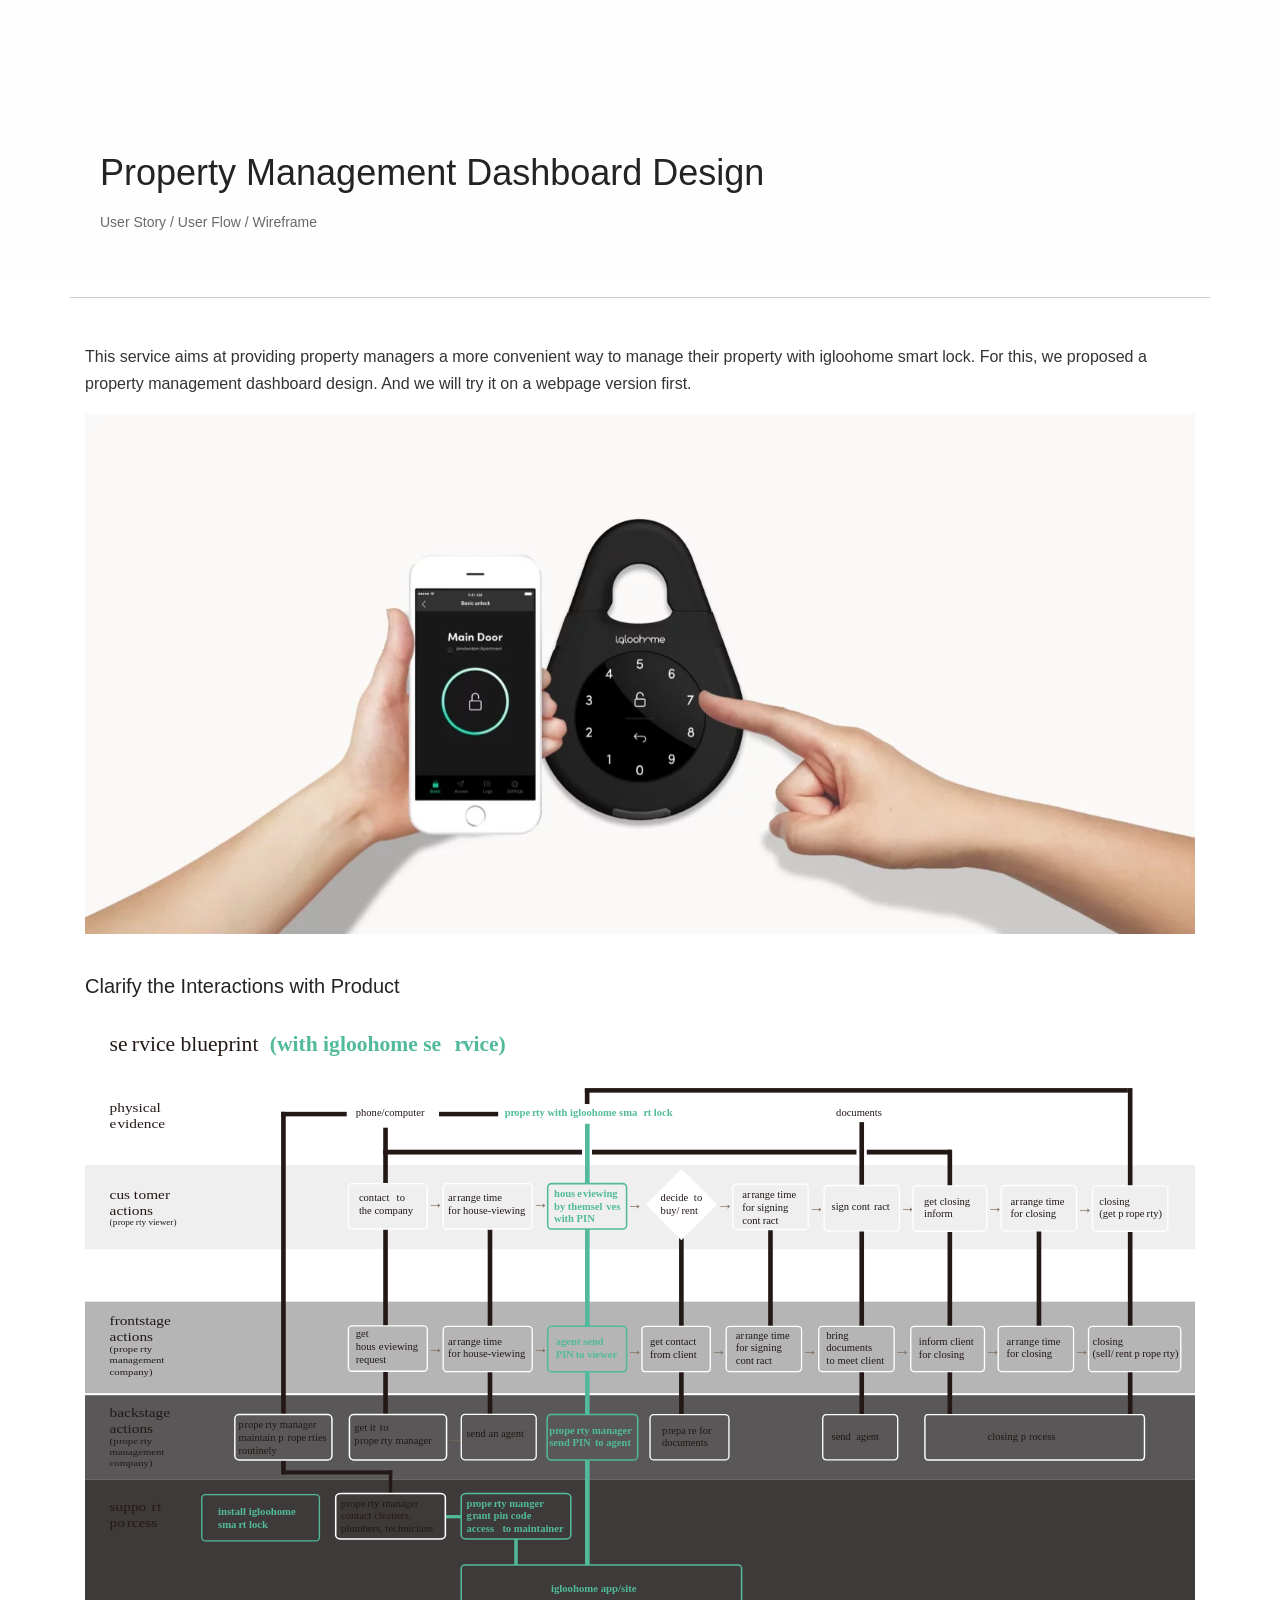
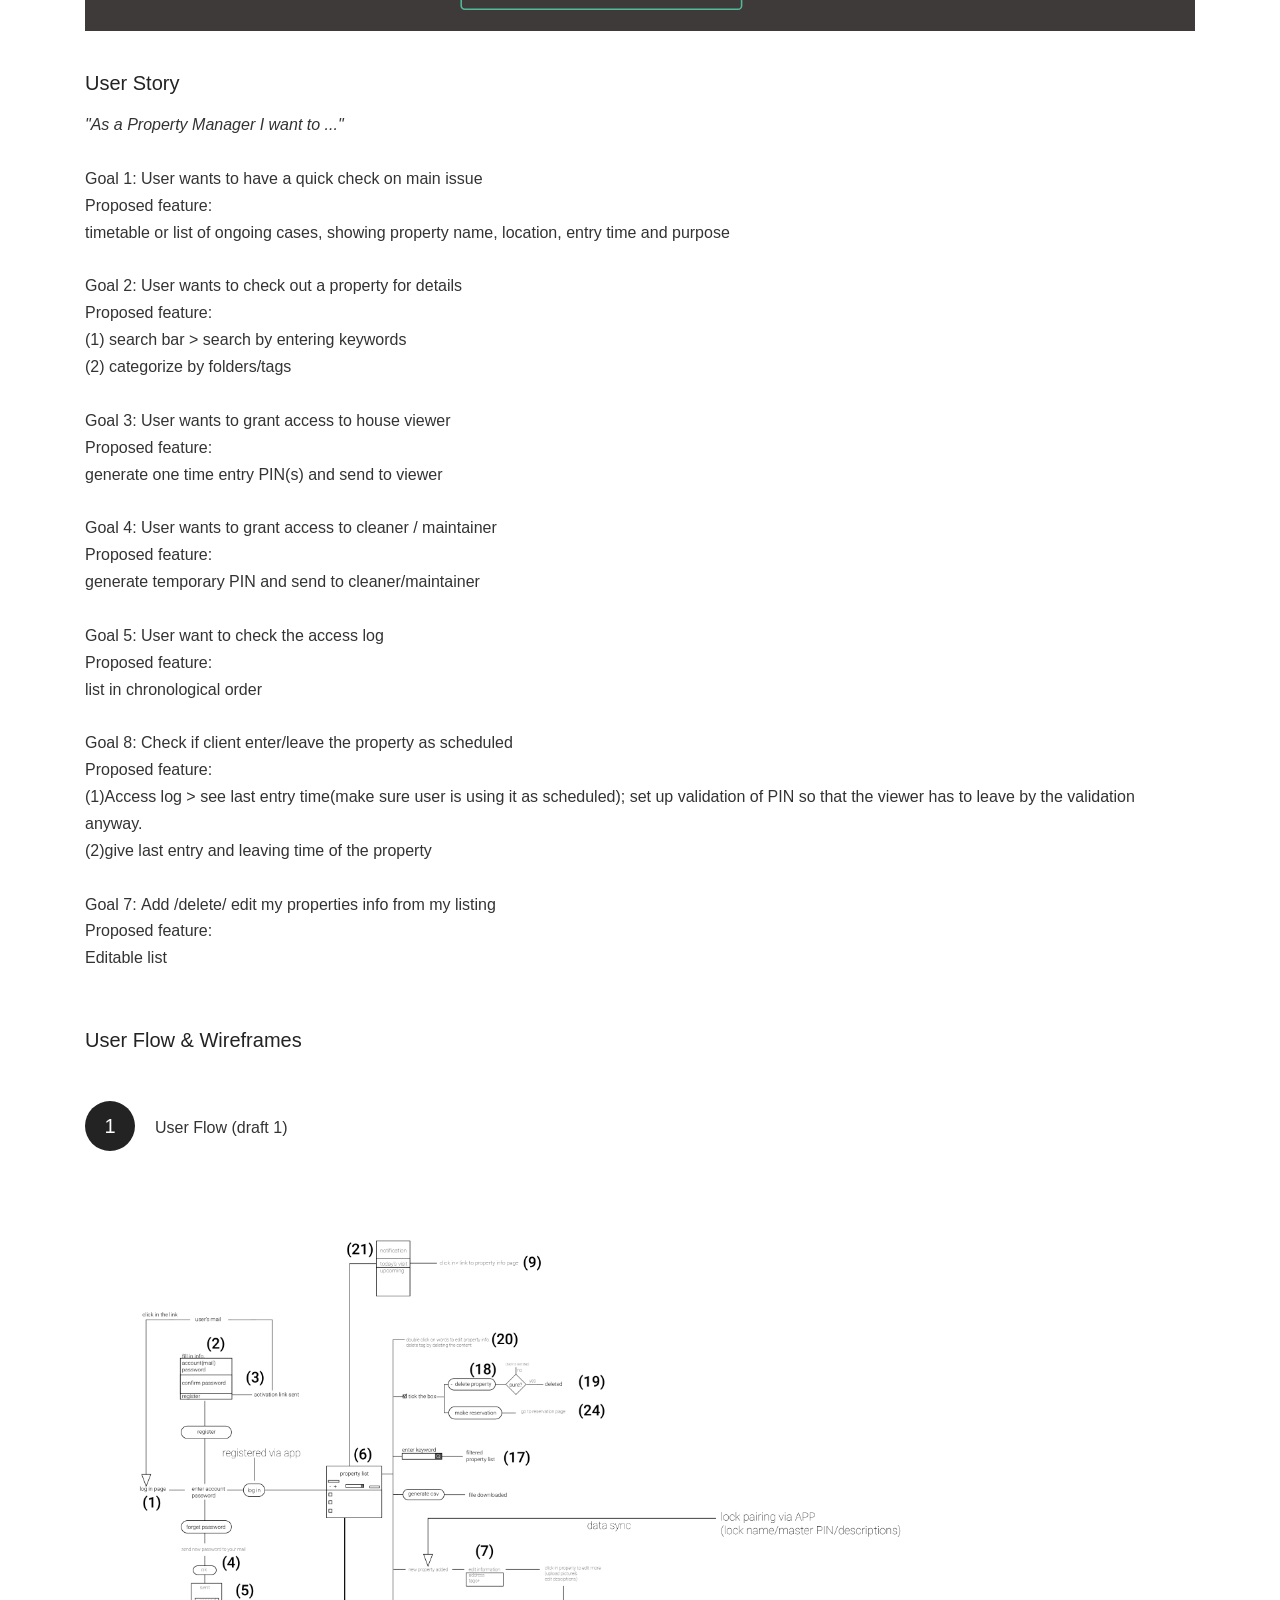
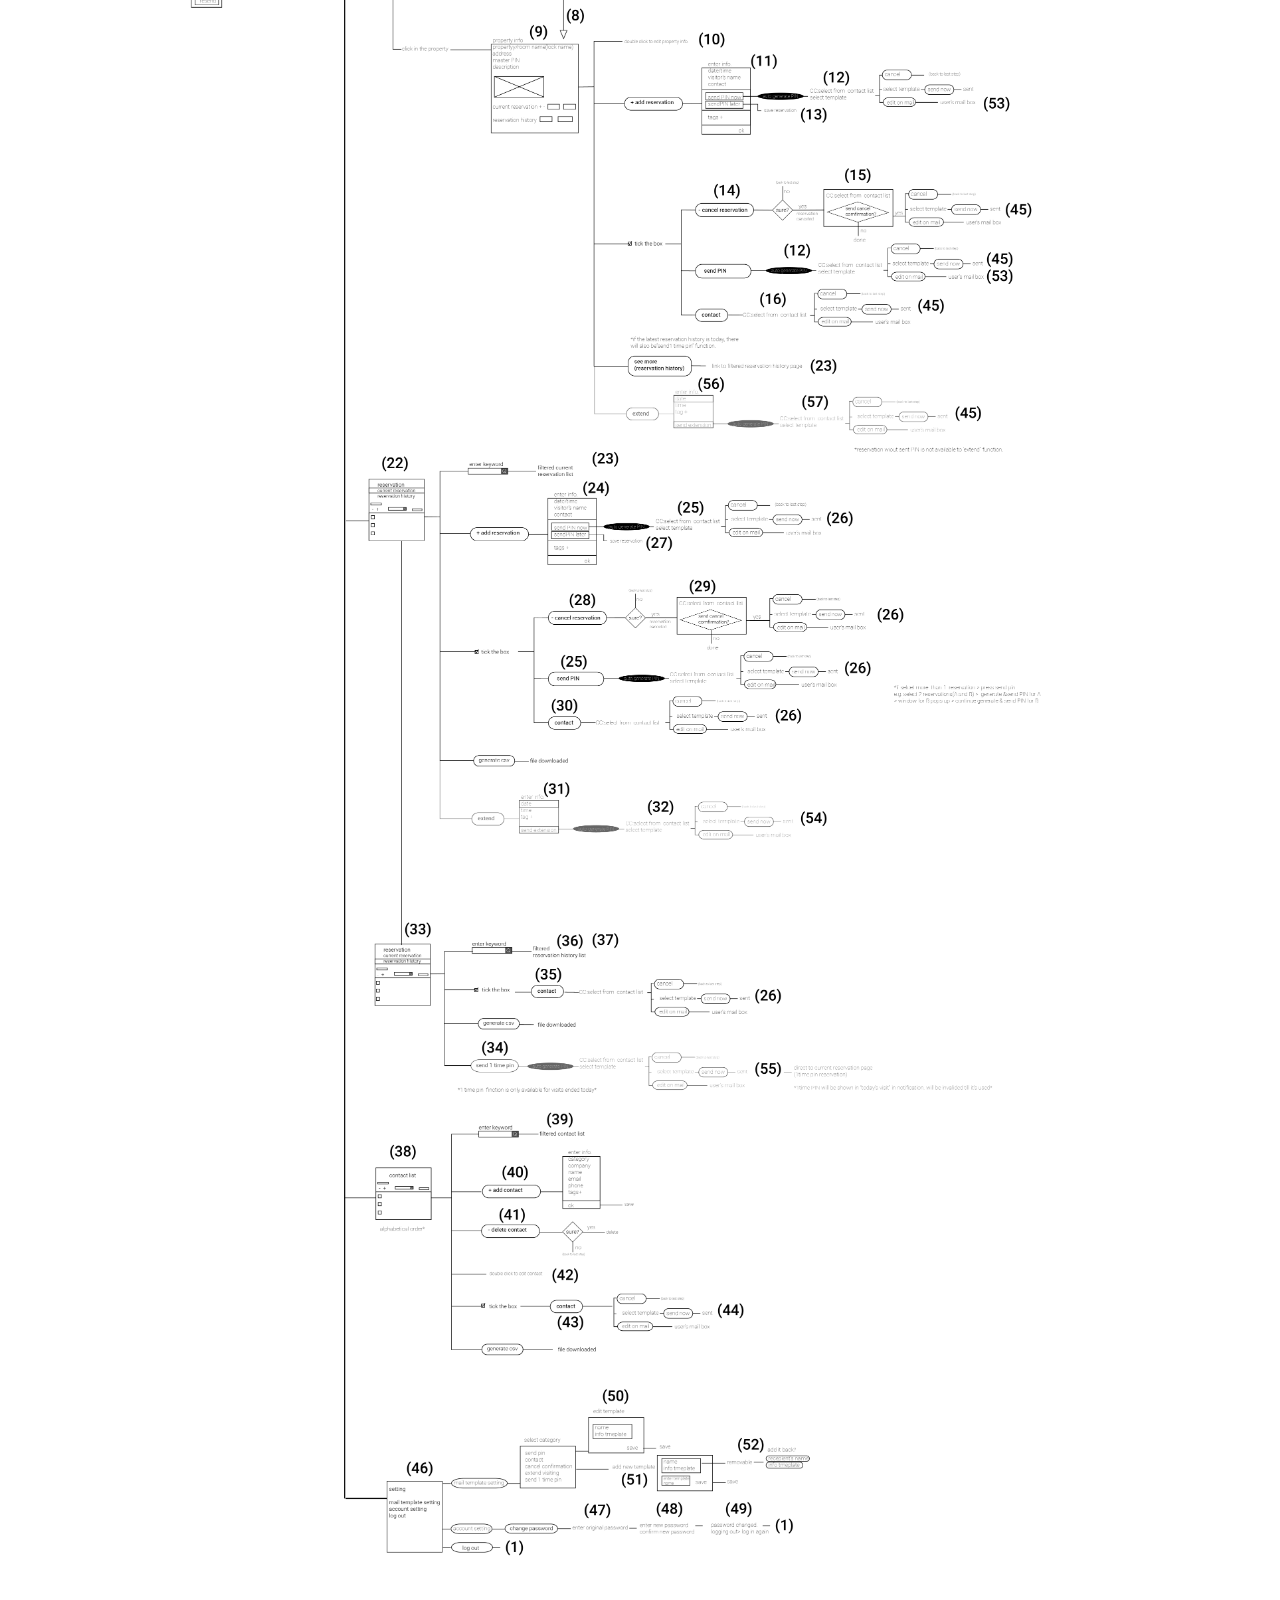
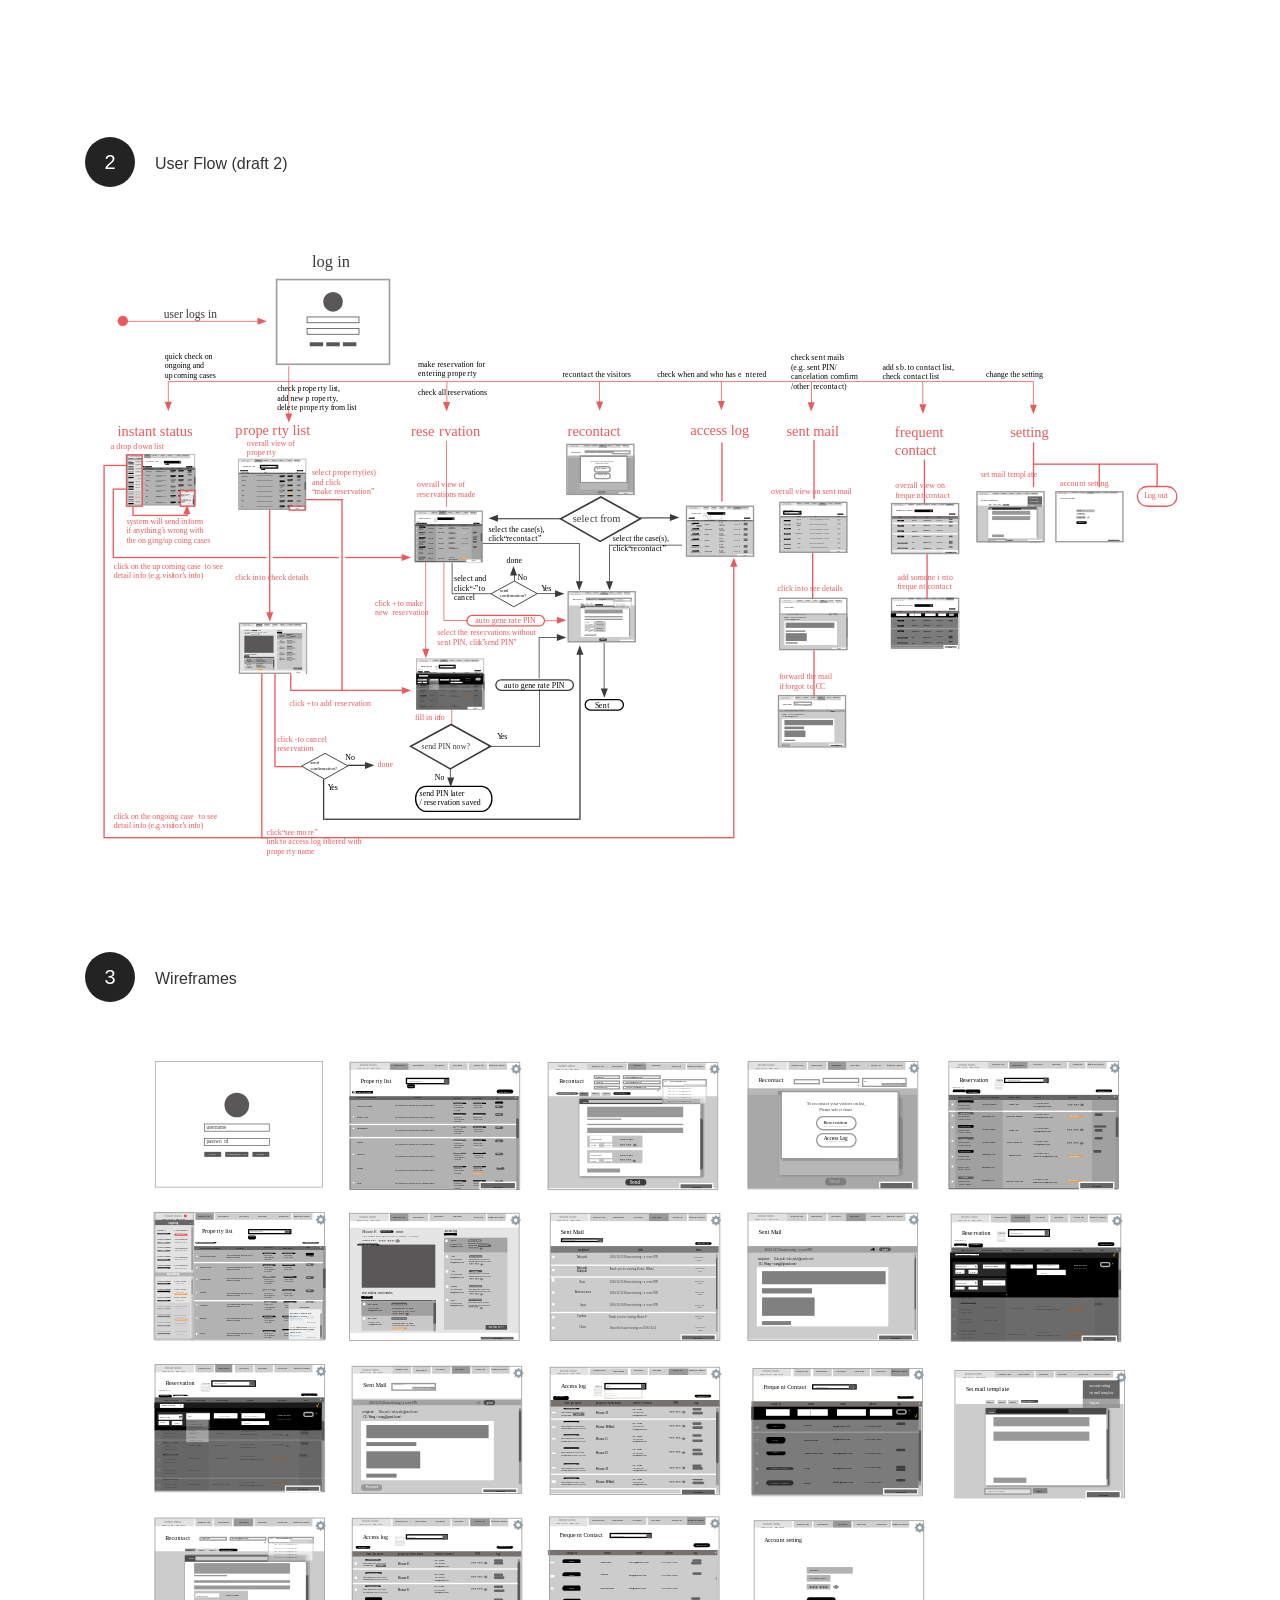
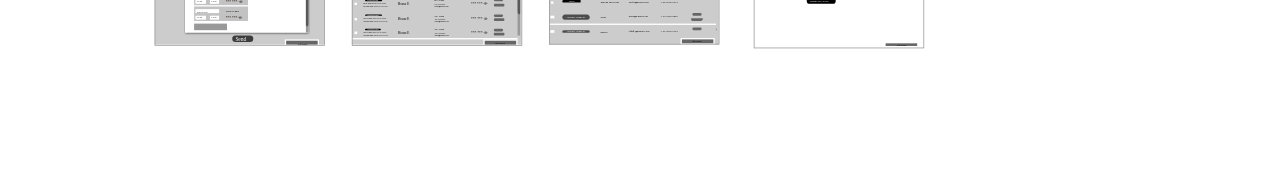
<file: work-4.html>
<!DOCTYPE html>
<html lang="zh-TW">
<head>

  <meta charset="UTF-8" name="robots" content="noindex , nofollow">
	<title>Lee's portfolio</title>
	<meta name="viewport" content="width=device-width,initial-scale=1.0,user-scalable=0">
	<link rel="stylesheet" type="text/css" href="bootstrap.css">
	<link rel="stylesheet" type="text/css" href="base.css">
	<link rel="stylesheet" type="text/css" href="components.css">

</head>

<body>


	<section>

  <div class="main-2">
    
    <div class="container">
    	<div class="col-sm-12">

    	<div class="col-sm-12">
        <div class="padding-1">
        <h2 class="fontsize-5">Property Management Dashboard Design</h2>
        <p class="fontsize-2">User Story / User Flow / Wireframe</p>
      </div>
    </div>
 

    


    </div>

  </div>

  </div>


</section>

   <div class="container">
   <hr class="style-six">

  <!---start blueprint--->

  <div class="col-sm-12">

        <div class="space-2"></div>
        <p class="font">This service aims at providing property managers a more convenient way to manage their property with igloohome smart lock. For this, we proposed a property management dashboard design. And we will try it on a webpage version first.</p>
         <img src="images/igloo_pic.png" width="100%">

  <h4 class="fontsize-3 space">Clarify the Interactions with Product</h4>
      <img src="images/blueprint2.svg" width="100%" class="center-1">

  </div>

  <!---end blueprint--->  

 <!----start user story--->
 <div class="col-sm-12">
     <div class="space"></div>
  
 	<h4 class="fontsize-3 space">User Story</h4>


<p class="font">

<span class="bold italic-1">"As a Property Manager I want to ..."</span><br>
 <br>
<span class="bold">Goal 1:</span>  <span>User wants to have a quick check on main issue </span><br>
Proposed feature:<br>
timetable or list of ongoing cases, showing property name, location, entry time and purpose<br>
<br>
<span class=" bold">Goal 2:</span><span> User wants to check out a property for details</span><br>
Proposed feature: <br>
(1) search bar > search by entering keywords<br>
(2) categorize by folders/tags<br>
<br>
<span class=" bold">Goal 3:</span><span>  User wants to grant access to house viewer</span><br>
Proposed feature:<br> generate one time entry PIN(s) and send to viewer<br>
<br>
<span class="bold">Goal 4: </span><span> User wants to grant access to cleaner / maintainer</span><br>
Proposed feature: <br>generate temporary PIN and send to cleaner/maintainer<br>
<br>
<span class="bold">Goal 5: </span><span> User want to check the access log </span><br>
Proposed feature: <br>list in chronological order <br>
<br>
<span class="bold">Goal 8: </span><span> Check if client enter/leave the property as scheduled</span><br>
Proposed feature: <br>
(1)Access log > see last entry time(make sure user is using it as scheduled); set up validation of PIN so that the viewer has to leave by the validation anyway.<br>
(2)give last entry and leaving time of the property<br>

<br>
<span class="bold">Goal 7: </span><span> Add /delete/ edit my properties info from my listing</span><br>
Proposed feature: <br>Editable list</p>
</div>
 <!----enduser sotry--->






  <!---start flow--->
  
  <div class="col-sm-12">
         <div class="space"></div>

    <h4 class="fontsize-3 space">User Flow & Wireframes</h4>
    <div class="circle ">1</div><p class="fontsize-1 inline">User Flow (draft 1)</p>
    <div>
 
    <img src="images/userflow-1.svg" width="100%" class="center-1">
</div>

           <div class="circle">2</div><p class="fontsize-1 inline">User Flow (draft 2)</p>

    <div>
 
    <img src="images/userflow.svg" width="100%" class="center-1">
</div>
<div class="space"></div>
<div class="circle ">3</div><p class="fontsize-1 inline">Wireframes</p>

  <img src="images/wireframe.svg" width="100%" class="center-1">
 
<div class="space-1"></div>

  </div>
  <!---end flow--->
    <!---start result--->


</div>
</div>






</body>
</html>
</file>
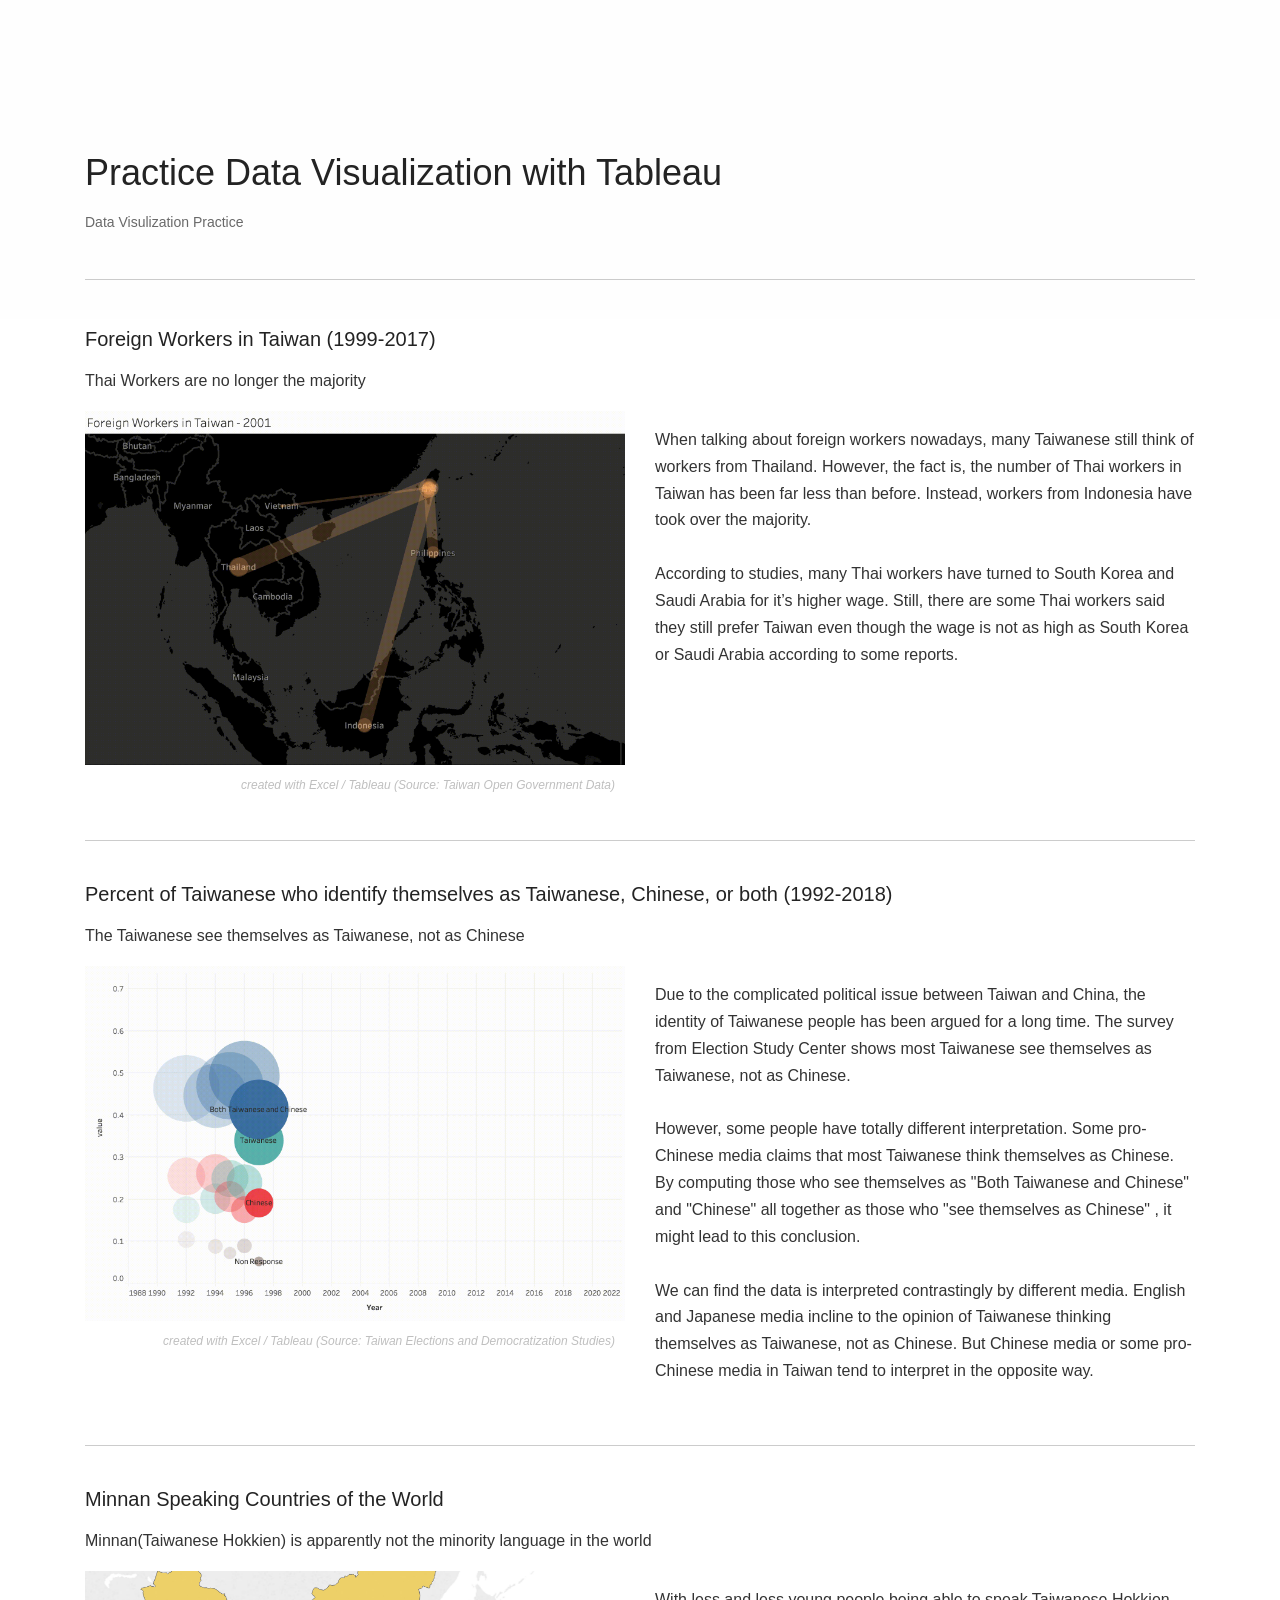
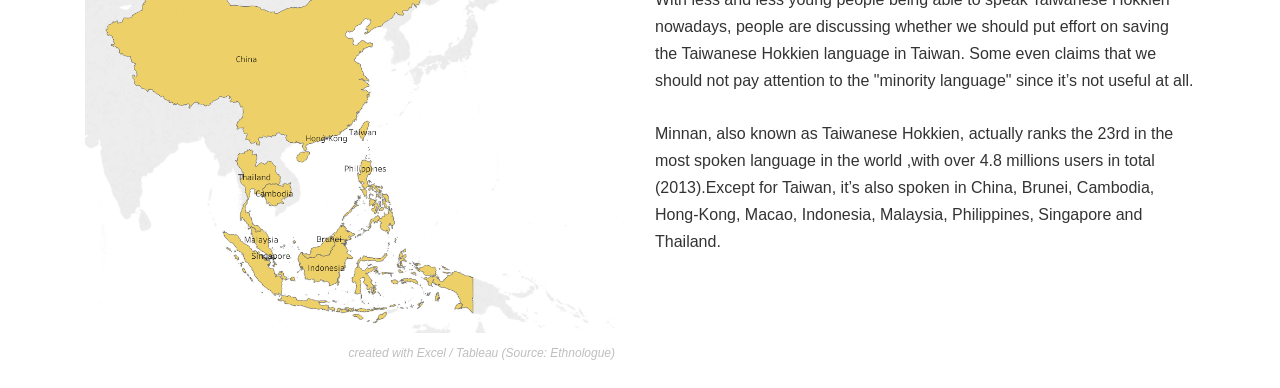
<file: work-6.html>
<!DOCTYPE html>
<html lang="zh-TW">
<head>
	
	<meta charset="UTF-8" name="robots" content="noindex , nofollow">
	<title>Lee's portfolio</title>
	<meta name="viewport" content="width=device-width,initial-scale=1.0,user-scalable=0">
	<link rel="stylesheet" type="text/css" href="bootstrap.css">
	<link rel="stylesheet" type="text/css" href="base.css">
	<link rel="stylesheet" type="text/css" href="components.css">

</head>

<body>
	<!---start header--->
	
	<!---end header--->

	<section>
  <div class="main-2">
    
    <div class="container">
 
       <div class="col-sm-12">
        <div class="padding-1">
        <h2 class="fontsize-5">Practice Data Visualization with Tableau</h2>
         <p class="fontsize-2">Data Visulization Practice</p>
        <p class="fontsize-2 font-color-2"></p>
        
      </div>
      <hr class="style-six">
      </div>

    </div>
    </div>
  </div>
</section>

    <!---start content--->
<div class="container">
	<div class="col-sm-12">
	
<h4 class="fontsize-3 ">Foreign Workers in Taiwan (1999-2017)</h4>
    <p class="font"> Thai Workers are no longer the majority</p>
</div>

<div class="col-sm-6">
    <img src="images/foreign_workers_4.gif" width="100%">
    <p class="fontsize-2-1 italic">created with Excel / Tableau 
(Source: Taiwan Open Government Data)</p>
</div>
<div class="col-sm-6">
	<p  class="font">When talking about foreign workers nowadays, many Taiwanese still think of workers from Thailand. However, the fact is, the number of Thai workers in Taiwan has been far less than before. Instead, workers from Indonesia have took over the majority. <br>
		<br>

According to studies, many Thai workers have turned to South Korea and Saudi Arabia for it’s higher wage. Still, there are some Thai workers said they still prefer Taiwan even though the wage is not as high as South Korea or Saudi Arabia according to some reports.
</p>
</div>



	<div class="col-sm-12">
		<hr class="style-six">
	<div class="space"></div>
<h4 class="fontsize-3 ">Percent of Taiwanese who identify themselves as Taiwanese, Chinese, or both (1992-2018)</h4>
    <p class="font">The Taiwanese see themselves as Taiwanese, not as Chinese</p>
</div>

<div class="col-sm-6">
    <img src="images/tw.gif" width="100%">
    <p class="fontsize-2-1 italic">created with Excel / Tableau 
(Source: Taiwan Elections and Democratization Studies)</p>
</div>
<div class="col-sm-6">
	<p  class="font">Due to the complicated political issue between Taiwan and China, the identity of Taiwanese people has been argued for a long time. The survey from Election Study Center shows most Taiwanese see themselves as Taiwanese, not as Chinese. <br>
<br>
However, some people have totally different interpretation. Some pro-Chinese media claims that most Taiwanese think themselves as Chinese. By computing those who see themselves as "Both Taiwanese and Chinese" and "Chinese" all together as those who "see themselves as Chinese" , it might lead to this conclusion.<br>
<br>
We can find the data is interpreted contrastingly by different media. English and Japanese media incline to the opinion of Taiwanese thinking themselves as Taiwanese, not as Chinese. But Chinese media or some pro-Chinese media in Taiwan tend to interpret in the opposite way.
</p>
<div class="space"></div>
</div>


<div class="col-sm-12">
		<hr class="style-six">
	<div class="space"></div>
<h4 class="fontsize-3 ">Minnan Speaking Countries of the World</h4>
    <p class="font">Minnan(Taiwanese Hokkien) is apparently not the minority language in the world</p>
</div>

<div class="col-sm-6">
    <img src="images/minnan.png" width="100%">
    <p class="fontsize-2-1 italic">created with Excel / Tableau 
(Source: Ethnologue)</p>
</div>
<div class="col-sm-6">
	<p  class="font">With less and less young people being able to speak Taiwanese Hokkien nowadays, people are discussing whether we should put effort on saving the Taiwanese Hokkien language in Taiwan. Some even claims that we should not pay attention to the "minority language" since it’s not useful at all.<br>
		<br>

Minnan, also known as Taiwanese Hokkien, actually ranks the 23rd in the most spoken language in the world ,with over 4.8 millions users in total (2013).Except for Taiwan, it’s also spoken in China, Brunei, Cambodia, Hong-Kong, Macao, Indonesia, Malaysia, Philippines, Singapore and Thailand.
</p>
<div class="space"></div>
</div>


























</div>
    

    <!---end content--->






</body>
</html>
</file>
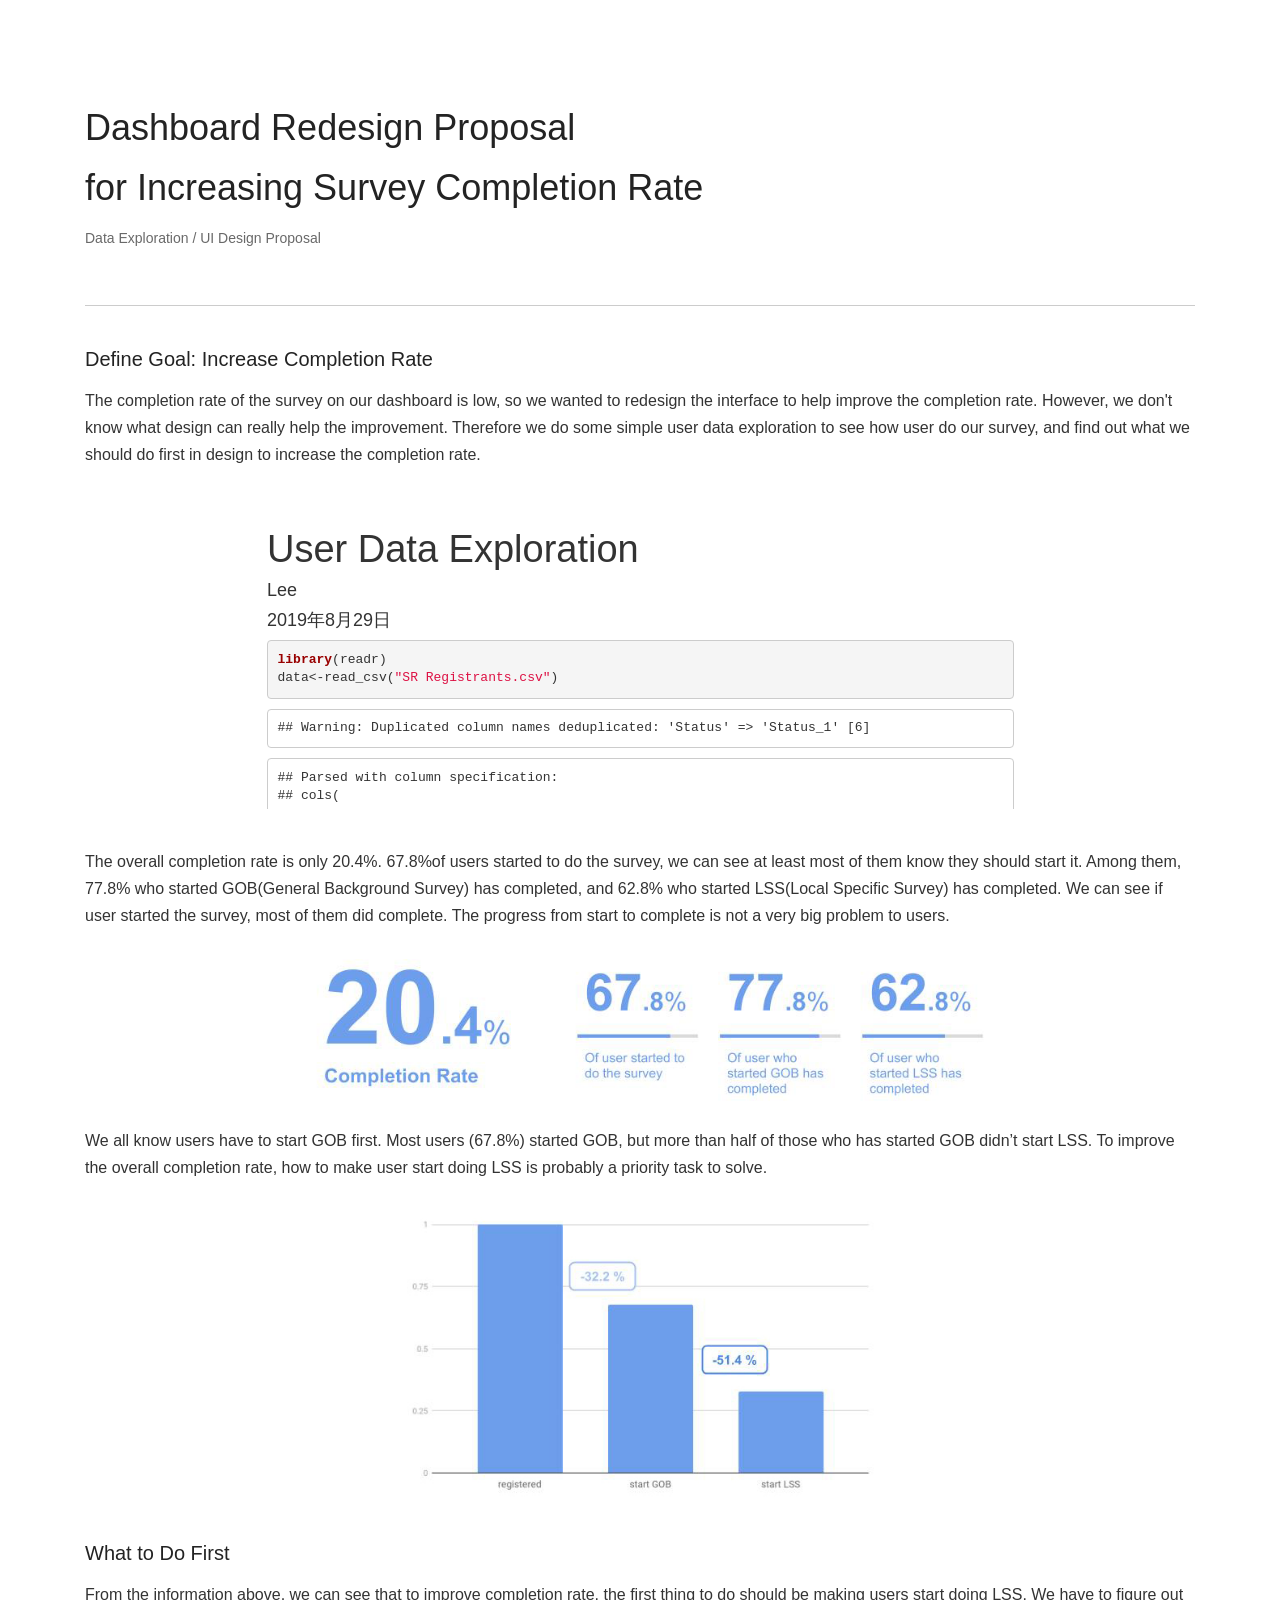
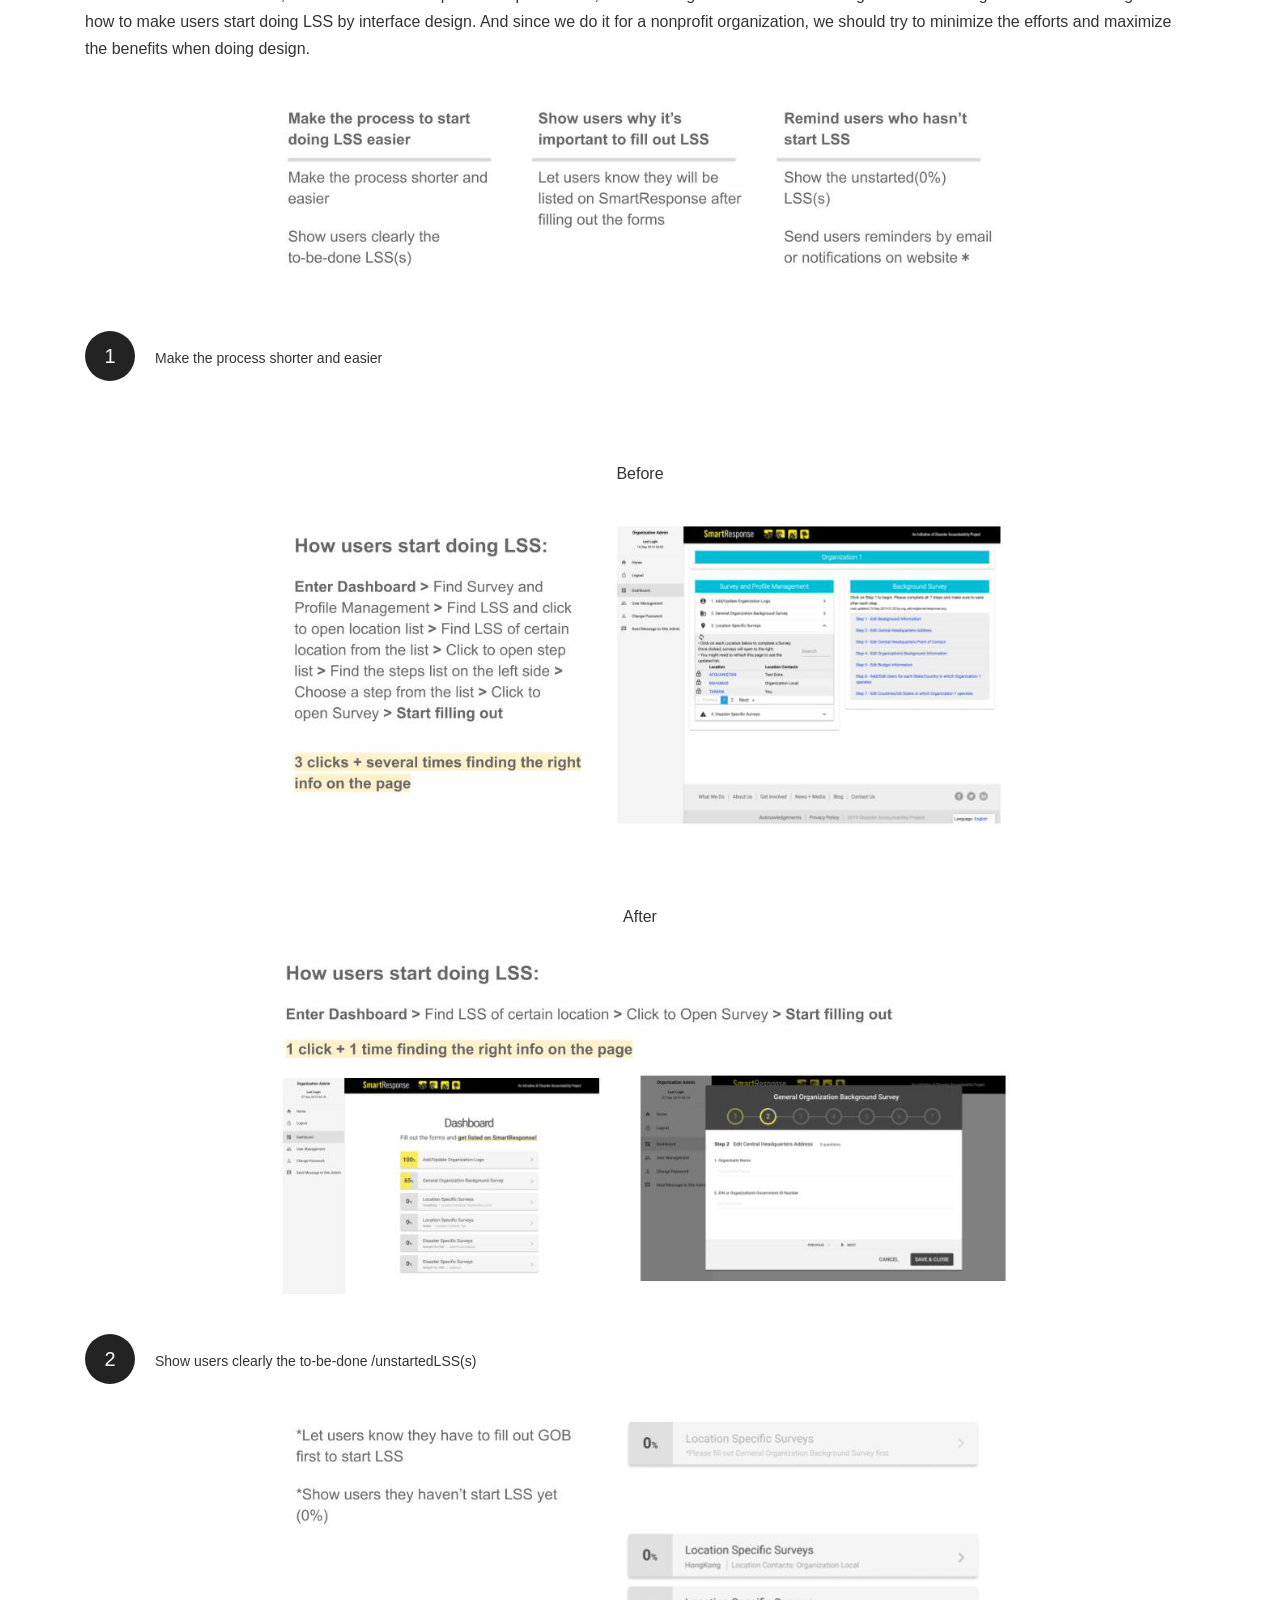
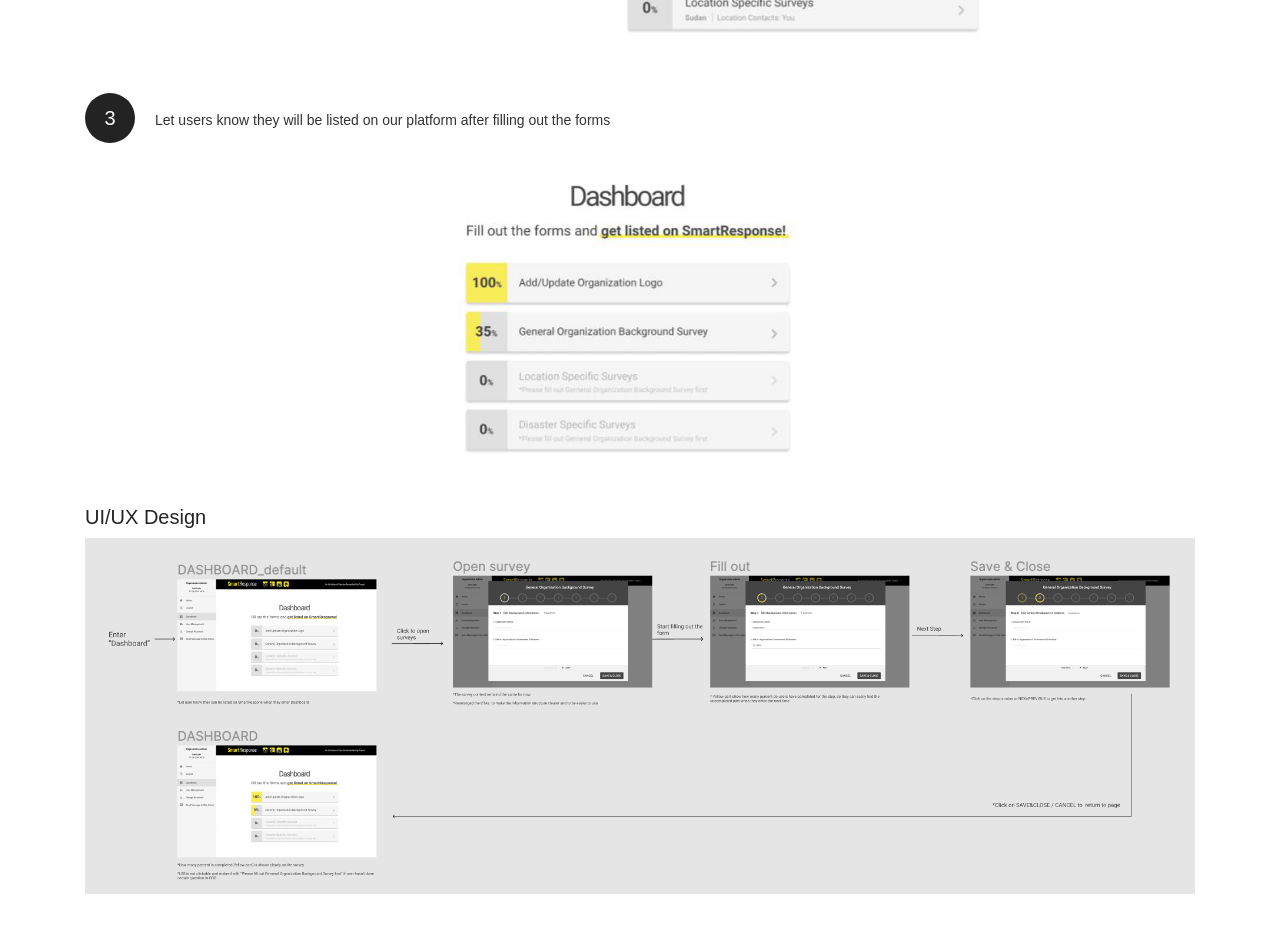
<file: work-7.html>
<!DOCTYPE html>
<html lang="zh-TW">
<head>
	
  <meta charset="UTF-8" name="robots" content="noindex , nofollow">
	<title>Lee's portfolio</title>
	<meta name="viewport" content="width=device-width,initial-scale=1.0,user-scalable=0">
	<link rel="stylesheet" type="text/css" href="bootstrap.css">
	<link rel="stylesheet" type="text/css" href="base.css">
	<link rel="stylesheet" type="text/css" href="components.css">



	


</head>

<body>
	<!---start header--->
	
	<!---end header--->

	<section>

    <div class="space-1"></div>
    <div class="container">
    <div class="col-sm-12 ">


        <h2 class="fontsize-5">Dashboard Redesign Proposal <br>for Increasing Survey Completion Rate</h2>
        <p class="fontsize-2">Data Exploration / UI Design Proposal</p>
        


    </div>
  </div>

</section>

    <!---start content--->


<div class="container">
    
  <div class="col-sm-12">

     <hr class="style-six space">

    <h4 class="fontsize-3 space">Define Goal: Increase Completion Rate</h4>
    <p class="font">
      The completion rate of the survey on our dashboard is low, so we wanted to redesign the interface to help improve the completion rate. However, we don't know what design can really help the improvement. Therefore we do some simple user data exploration to see how user do our survey, and find out what we should do first in design to increase the completion rate.
    </p>
        <div class="space"></div>
      <iframe src="disaster.html" width=70% height="300" frameborder="0" scrolling="yes" class="center-1"></iframe>

    <div class="space"></div>
    <p class="font">
      The overall completion rate is only 20.4%. 67.8%of users started to do the survey, we can see at least most of them know they should start it. Among them, 77.8% who started GOB(General Background Survey) has completed, and 62.8% who started LSS(Local Specific Survey) has completed. We can see if user started the survey, most of them did complete. The progress from start to complete is not a very big problem to users.
    </p>
 <img src="images/d_1.png" width="70%"  class="center-1">
    <p class="font">
    We all know users have to start GOB first. Most users (67.8%) started GOB, but more than half of those who has started GOB didn’t start LSS. To improve the overall completion rate, how to make user start doing LSS is probably a priority task to solve.
    </p>
 <img src="images/d_2.jpg" width="70%"  class="center-1">

 <h4 class="fontsize-3 space">What to Do First</h4>
    <p class="font">
      From the information above, we can see that to improve completion rate, the first thing to do should be making users start doing LSS. We have to figure out how to make users start doing LSS by interface design. And since we do it for a nonprofit organization, we should try to minimize the efforts and maximize the benefits when doing design.
    </p>
 <img src="images/d_3.jpg" width="70%"  class="center-1">

<div class="circle ">1</div><p class="fontsize-4-1 inline">Make the process shorter and easier</p>
 <p class="fontsize-1-1  text-center padding-2">Before</p>
 <img src="images/d_4.jpg" width="70%"  class="center-1"> 
 <p class="fontsize-1-1  text-center padding-2">After</p>
 <img src="images/d_5.jpg" width="70%"  class="center-1">

<div class="circle ">2</div><p class="fontsize-4-1 inline">Show users clearly the to-be-done /unstartedLSS(s)</p>
 <img src="images/d_6.jpg" width="70%"  class="center-1">

<div class="circle ">3</div><p class="fontsize-4-1 inline">Let users know they will be listed on our platform after filling out the forms</p>
 <img src="images/d_7.jpg" width="70%"  class="center-1">


    <h4 class="fontsize-3 space">UI/UX Design</h4>

 <img src="images/flow.png" width="100%" >
 <div class="space"></div>
  </div>

    




</div>

</body>
</html>
</file>
<file: components.css>
.bg-color{
	background-color: #ffffff;
}
.bg-color-1{
	background-color: #f7f7f7;
}

.bg-img{
   background-image: url(images/Rplot08.png);
background-repeat: no-repeat; 
background-size: 100%;
background-position: left top;

}


/*header*/

.header{
	position: fixed;
	top:0;
	left: 2;
	width: 100%;
	z-index: 100;
}

/*nav bar*/
.navbar{

}

.navbar--collapse{
	margin-left: -15px;
	margin-right: -15px;
}

.header-bar-1{
padding-top: 30px;
padding-bottom: 30px;

width: 100%;
float: left;
background
box-shadow: 0 5px 15px 0 rgba(0,0,0,0.08);
padding-left: 5%
}

@media (max-width: 768px) {
	.header-bar{
		padding-top: 12px;
		padding-bottom:12px;
		padding-left: 30px;
	}

}
.header-bar{
padding-top: 30px;
padding-bottom: 30px;
width: 100%;
float: left;
background-color: #ffffff;
opacity: 0.85;
box-shadow: 0 5px 15px 0 rgba(0,0,0,0.08);
padding-left: 5%;
}

@media (max-width: 768px) {
	.header-bar{
		padding-top: 12px;
		padding-bottom:12px;
		padding-left: 30px;
	}

}



/* header btn*/


.header-btn-1{
	color: #fefefe;
	opacity: 0.6;
	font-family:  'Helvetica','roboto','arial',sans-serif;
	font-weight: 400;
	text-decoration: none;
	position: relative;
	padding-bottom: 15px;
	padding-left: 16px;
	padding-right: 16px;
	margin: 4px;
}

.header-btn-1:hover{
	color: #ffffff;
	opacity: 1;
	text-decoration: none;
}

.header-btn-1:active{
	color: #ffffff;
	opacity: 1;
	text-decoration: none;
}


.header-btn-1:before{
	content: "";
	width:0%;
	height:3px;
	border-radius: 3px;
	background-color: #ffffff;
	display: inline-block;
	position: absolute;
	bottom: 0%;
	left:50%;
	transform: translateX(-50%);
	transition: width 0.3s;
}

.header-btn-1:hover:before{
	width:100%;
}

.header-btn-1:active:before{
	width:100%;
}





.header-btn{
	color: #000000;
	opacity: 0.6;
	font-family:  'Helvetica','roboto','arial',sans-serif;
	font-weight: 400;
	text-decoration: none;
	position: relative;
	padding-bottom: 15px;
	padding-left: 16px;
	padding-right: 16px;
	margin: 4px;
}

.header-btn:hover{
	color: #000000;
	opacity: 1;
	text-decoration: none;
}

.header-btn:active{
	color: #000000;
	opacity: 1;
	text-decoration: none;
}


.header-btn:before{
	content: "";
	width:0%;
	height:3px;
	border-radius: 3px;
	background-color: #000000;
	display: inline-block;
	position: absolute;
	bottom: 0%;
	left:50%;
	transform: translateX(-50%);
	transition: width 0.3s;
}

.header-btn:hover:before{
	width:100%;
}

.header-btn:active:before{
	width:100%;
}


/*main*/

.main{
padding-top: 25vh;
padding-bottom: 20vh;
}


@media (max-width: 768px) {
	.main{
		padding-top: 80px;
		padding-bottom: 80px;
	}

}

.main-1{
padding-top: 10vh;
padding-bottom: 2vh;
}

@media (max-width: 768px) {
	.main-1{
		padding-top: 80px;
		padding-bottom: 80px;
	}

}

.main-2{
	padding-top: 10vh;
padding-bottom: 2vh;
background-color: #fefefe;
}

@media (max-width: 768px) {
	.main-2{
		padding-top: 80px;
		padding-bottom: 80px;
	}

}

.heading{
	font-size: 70px;
	font-family:  'Helvetica','roboto','arial',sans-serif;
	font-weight: 400;
	text-align: left;
	color: #232323;
	opacity: 1;
	margin-left: 5%;
}

@media (max-width: 768px) {
	.heading{
		font-size: 56px;
	}

}

.heading-sub{
	margin-left: 5%;
	opacity: 1;
}


/*content*/
.content{
/*border: 1px solid #000;*/
padding: 24px;
}

.subtitle{
font-size: 32px;
padding: 25px;
font-family:  'Helvetica','roboto','arial',sans-serif;
text-align: center;
}

@media (max-width: 768px) {
	.subtitle{
		font-size: 24px;
	}

}




.box{
	border-radius: 10px;
	box-shadow: 0 5px 15px 0 rgba(0,0,0,0.08);
	padding-top: 24px;
	padding-bottom: 24px;
	padding-left: 50px;
	padding-right: 50px;
	margin: auto;
	background-color: #ffffff;
	margin-bottom: 50px;

}

@media (max-width: 768px) {
	.box{
		padding-left: 15px;
		padding-right: 15px;
		padding-top: 20px;
		padding-bottom: 20px;
	}

}


.group{
	padding-top: 80px;
	padding-bottom: 80px;

}


.title{
padding-top: 5%;
}



.work-card{
	padding: 24px;
	
}

.work-card-2{
	padding: 0px;
	
}

.work-card-inner{
	background-color: #fefefe;
	border-radius: 5px;
	box-shadow: 0 3px 5px 0 rgba(0,0,0,0.1);
	padding:  0px;
}

.work-card-inner:hover{
	
	opacity: 0.6;
	transform: scale(1.005);

}


.work-card-inner:active{
box-shadow: 0 5px 15px 0 rgba(0,0,0,0.25);
}


.col{
/*border: 1px solid #000;*/
padding:15px;
}


.map{
	width: 100%;
}



.work-title{
padding: 8px;
}



.pic{
overflow: hidden;
height: 70%;
border-top-right-radius: 5px;
border-top-left-radius: 5px;
max-height: 200px;
}

.pic-2{
overflow: hidden;
width: 100%;
}


.fontsize-h1{
	font-size: 48px;
	font-family:'roboto','Helvetica','arial',sans-serif;
	margin-top: 10px;
	margin-bottom: 10px;
	line-height: 1.68;
	font-weight: 300;
	
   -webkit-text-stroke-color: #222222;
   text-align: center;

	
}

.fontsize-h2{
	font-size: 16px;
	font-family:'roboto','Helvetica','arial',sans-serif;
	margin-top: 10px;
	margin-bottom: 80px;
	line-height: 1.68;
	font-weight: 300;

   -webkit-text-stroke-color: #222222;
   text-align: center;

	
}

.fontsize-h3{
	font-size: 16px;
	font-family:'roboto','Helvetica','arial',sans-serif;
	margin-top: 10px;
	margin-bottom: 10px;
	line-height: 1.68;
	font-weight: 300; 

   -webkit-text-stroke-color: #222222;
   text-align: center;

	
}

.fontsize-title{
	font-size: 16px;
	font-family:  'roboto','Helvetica','arial',sans-serif;
	font-weight: normal;
	margin-bottom: 8px;
	margin-top: 0px;
	line-height: 1.25;
	font-weight: 300;
	
   -webkit-text-stroke-color: #404040;

}

.fontsize-title-2{
	font-size: 14px;
	font-family:  'roboto','Helvetica','arial',sans-serif;
	font-weight: normal;
	margin-bottom: 8px;
	line-height: 1.25;
	margin-top:0px;
	font-weight: 300;
	
   -webkit-text-stroke-color: #404040;

}


.fontsize-subtitle{
	font-size: 12px;
	font-family: 'roboto','Helvetica','arial',sans-serif;
	margin-top: 0px;
	margin-bottom: 0px;
	line-height: 1.25;
	color: #696969;
	font-weight: 300;

}



.fontsize-1-1{
	font-size: 16px;
	font-family: 'roboto','Helvetica','arial',sans-serif;
	margin-top: 10px;
	margin-bottom: 10px;
	line-height: 1.68;
	
   -webkit-text-stroke-color: #232323;
   	font-weight: 300;

	
}

.fontsize-1{
	font-size: 16px;
	font-family: 'roboto','Helvetica','arial',sans-serif;
	margin-top: 10px;
	margin-bottom: 10px;
	line-height: 1.68;
		font-weight: 300;
	

	
}


.fontsize-2{
	font-size: 14px;
	font-family:  'roboto','Helvetica','arial',sans-serif;
	margin-top: 0px;
	margin-bottom: 15px;
	line-height: 1.68;
	color: #696969;
		font-weight: 300;

}

.fontsize-2-1{
	font-size: 12px;
	font-family: 'roboto','Helvetica','arial',sans-serif;
	margin-top: 0px;
	margin-bottom: 15px;
	line-height: 1.68;
	color: #696969;
		font-weight: 300;

}
.fontsize-3{
	font-size: 20px;
	font-family:  'roboto','Helvetica','arial',sans-serif;
	font-weight: 400;
	margin-top:8px;
	margin-bottom: 8px;
	margin-left: 0px;
	margin-right: 0px;
	line-height: 1.25;

	
   -webkit-text-stroke-color: #232323;

}

.fontsize-3-1{
	font-size: 18px;
	font-family: 'roboto','Helvetica','arial',sans-serif;
	font-weight: 400;
	margin-top:8px;
	margin-bottom: 8px;
	margin-left: 0px;
	margin-right: 0px;
	line-height: 1.68;
	
   -webkit-text-stroke-color: #232323;

}

.fontsize-3-2{
	font-size: 42px;
	font-family: 'roboto','Helvetica','arial',sans-serif;
	font-weight: 400;
	margin-top:8px;
	margin-bottom: 8px;
	margin-left: 0px;
	margin-right: 0px;
	line-height: 1.68;

}


.fontsize-4{
	font-size: 14px;
	font-family:  'roboto','Helvetica','arial',sans-serif;
	margin-bottom: 15px;
	margin-top: 8px;
	font-weight: 400;
	line-height: 1.68;

}

.fontsize-4-1{
	font-size: 14px;
	font-family:'roboto','Helvetica','arial',sans-serif;
	margin-bottom: 15px;
	margin-top: 8px;
	font-weight: 400;
	line-height: 1.68;
	
   -webkit-text-stroke-color: #232323;
}

.fontsize-5{
	font-size: 36px;
	font-family:  'roboto','Helvetica','arial',sans-serif;
	font-weight: 300;
	margin-top:8px;
	margin-bottom: 8px;
	margin-left: 0px;
	margin-right: 0px;
	line-height: 1.68;



}

.fontsize-6{
	font-size: 18px;
	font-family: 'roboto','Helvetica','arial',sans-serif;
	font-weight: 400;
	margin-top:8px;
	margin-bottom: 8px;
	margin-left: 0px;
	margin-right: 0px;
	line-height: 1.25;
}


.font-color-1{
	color:#01B8AA;
	font-weight: 500;
}

.font-color-2{
	color: #01B8AA;
	
}

.font-color-3{
	color: #fefefe;
}

.font-color-4{
	color: #232323;
}

.icon{
	width: 50%;

}


.font{
	font-family:'roboto','Helvetica','arial',sans-serif;
	line-height: 1.68;
		font-weight: 300;
}






.padding-2{
	padding: 10px;
	margin-bottom: 10px;
	margin-top: 50px;
}

.padding-1{
padding-top: 5vh;
padding-bottom: 1vh;
}

.padding{
	padding: 30px;
	margin-bottom: 15px;
	margin-top: 15px;
}

.space{
	margin-top: 40px;
}
.space-1{
	margin-top: 90px;

}
.space-2{
	margin-top: 25px;

}

.space-3{
	margin-top: 50px;
}
.text-center{
	text-align: center;
}


.center-1{
	margin: 0 auto;
	display:block;

}

.italic{
	font-style: italic;
	text-align: right;
	padding: 10px;
	color: #BFBFBF;
}

.italic-1{
	font-style: italic;
}

.bold{
	font-weight: 500;
}

.color-grey{
	color: #898989;
}
hr.style-six {
    border: 0;
    height: 0;
    border-top: 1px solid rgba(0,0,0,0.2);
    border-bottom: 1px solid rgba(255,255,255,0.3);
}


hr.style-two {
    border: 0;
    height: 1px;
    background-image: linear-gradient(to right, rgba(0,0,0,0), rgba(0,0,0,0.75), rgba(0,0,0,0));
}

hr.style-four {
    height: 12px;
    border: 0;
    box-shadow: inset 0 12px 12px -12px rgba(0,0,0,0.5);
}


.circle {
  width: 50px;
  height: 50px;
  border-radius: 50%;
  font-size: 20px;
  font-family: 'roboto','Helvetica','arial',sans-serif;
  color: #fefefe;
  line-height: 50px;
  text-align: center;
  background: #232323;
  margin-top: 40px;
  margin-bottom: 20px;
  margin-right: 20px;
  display: inline-block;
}

.inline{
	display: inline-block;

}

.bg-img-1{
	background-image: url(world-1.svg);
	width: 100%;
	height: 100%;
	background-repeat: no-repeat;
	background-position: center;
	margin-top: 5%;


}



.btn-download-1{

	background-color: #232323;
	color:#f7f7f7;
	font-family: 'roboto','Helvetica','arial',sans-serif;
	font-size: 12px;
	font-weight: 400;
	border: none;
  padding: 6px 50px;
  text-align: center;
  text-decoration: none;
  display: inline-block;
  border-radius: 100px;
  margin-top: 30px;
  margin-left: 5%;
 
}


.btn-download-1:hover{
	background-color: rgba(35, 35, 35, 0.6);
	color:#f7f7f7;
}



.line{
	text-decoration-line: underline;

}

.opacity{
	opacity:0.6;
}

.opacity-1{
	opacity:0.8;
}

.outline{
		-webkit-text-stroke-width: 1px;
   -webkit-text-stroke-color: #232323;
}
</file>
<file: base.css>
/*! normalize.css v8.0.1 | MIT License | github.com/necolas/normalize.css */

/* Document
   ========================================================================== */

/**
 * 1. Correct the line height in all browsers.
 * 2. Prevent adjustments of font size after orientation changes in iOS.
 */

html {
  line-height: 1.15; /* 1 */
  -webkit-text-size-adjust: 100%; /* 2 */
}

/* Sections
   ========================================================================== */

/**
 * Remove the margin in all browsers.
 */

body {
  margin: 0;
  background-size: cover;

}

/**
 * Render the `main` element consistently in IE.
 */

main {
  display: block;
}

/**
 * Correct the font size and margin on `h1` elements within `section` and
 * `article` contexts in Chrome, Firefox, and Safari.
 */

h1 {
  font-size: 2em;
  margin: 0.67em 0;
}

/* Grouping content
   ========================================================================== */

/**
 * 1. Add the correct box sizing in Firefox.
 * 2. Show the overflow in Edge and IE.
 */

hr {
  box-sizing: content-box; /* 1 */
  height: 0; /* 1 */
  overflow: visible; /* 2 */
}

/**
 * 1. Correct the inheritance and scaling of font size in all browsers.
 * 2. Correct the odd `em` font sizing in all browsers.
 */

pre {
  font-family: monospace, monospace; /* 1 */
  font-size: 1em; /* 2 */
}

/* Text-level semantics
   ========================================================================== */

/**
 * Remove the gray background on active links in IE 10.
 */

a {
  background-color: transparent;
}

/**
 * 1. Remove the bottom border in Chrome 57-
 * 2. Add the correct text decoration in Chrome, Edge, IE, Opera, and Safari.
 */

abbr[title] {
  border-bottom: none; /* 1 */
  text-decoration: underline; /* 2 */
  text-decoration: underline dotted; /* 2 */
}

/**
 * Add the correct font weight in Chrome, Edge, and Safari.
 */

b,
strong {
  font-weight: bolder;
}

/**
 * 1. Correct the inheritance and scaling of font size in all browsers.
 * 2. Correct the odd `em` font sizing in all browsers.
 */

code,
kbd,
samp {
  font-family: monospace, monospace; /* 1 */
  font-size: 1em; /* 2 */
}

/**
 * Add the correct font size in all browsers.
 */

small {
  font-size: 80%;
}

/**
 * Prevent `sub` and `sup` elements from affecting the line height in
 * all browsers.
 */

sub,
sup {
  font-size: 75%;
  line-height: 0;
  position: relative;
  vertical-align: baseline;
}

sub {
  bottom: -0.25em;
}

sup {
  top: -0.5em;
}

/* Embedded content
   ========================================================================== */

/**
 * Remove the border on images inside links in IE 10.
 */

img {
  border-style: none;
}

/* Forms
   ========================================================================== */

/**
 * 1. Change the font styles in all browsers.
 * 2. Remove the margin in Firefox and Safari.
 */

button,
input,
optgroup,
select,
textarea {
  font-family: inherit; /* 1 */
  font-size: 100%; /* 1 */
  line-height: 1.15; /* 1 */
  margin: 0; /* 2 */
}

/**
 * Show the overflow in IE.
 * 1. Show the overflow in Edge.
 */

button,
input { /* 1 */
  overflow: visible;
}

/**
 * Remove the inheritance of text transform in Edge, Firefox, and IE.
 * 1. Remove the inheritance of text transform in Firefox.
 */

button,
select { /* 1 */
  text-transform: none;
}

/**
 * Correct the inability to style clickable types in iOS and Safari.
 */

button,
[type="button"],
[type="reset"],
[type="submit"] {
  -webkit-appearance: button;
}

/**
 * Remove the inner border and padding in Firefox.
 */

button::-moz-focus-inner,
[type="button"]::-moz-focus-inner,
[type="reset"]::-moz-focus-inner,
[type="submit"]::-moz-focus-inner {
  border-style: none;
  padding: 0;
}

/**
 * Restore the focus styles unset by the previous rule.
 */

button:-moz-focusring,
[type="button"]:-moz-focusring,
[type="reset"]:-moz-focusring,
[type="submit"]:-moz-focusring {
  outline: 1px dotted ButtonText;
}

/**
 * Correct the padding in Firefox.
 */

fieldset {
  padding: 0.35em 0.75em 0.625em;
}

/**
 * 1. Correct the text wrapping in Edge and IE.
 * 2. Correct the color inheritance from `fieldset` elements in IE.
 * 3. Remove the padding so developers are not caught out when they zero out
 *    `fieldset` elements in all browsers.
 */

legend {
  box-sizing: border-box; /* 1 */
  color: inherit; /* 2 */
  display: table; /* 1 */
  max-width: 100%; /* 1 */
  padding: 0; /* 3 */
  white-space: normal; /* 1 */
}

/**
 * Add the correct vertical alignment in Chrome, Firefox, and Opera.
 */

progress {
  vertical-align: baseline;
}

/**
 * Remove the default vertical scrollbar in IE 10+.
 */

textarea {
  overflow: auto;
}

/**
 * 1. Add the correct box sizing in IE 10.
 * 2. Remove the padding in IE 10.
 */

[type="checkbox"],
[type="radio"] {
  box-sizing: border-box; /* 1 */
  padding: 0; /* 2 */
}

/**
 * Correct the cursor style of increment and decrement buttons in Chrome.
 */

[type="number"]::-webkit-inner-spin-button,
[type="number"]::-webkit-outer-spin-button {
  height: auto;
}

/**
 * 1. Correct the odd appearance in Chrome and Safari.
 * 2. Correct the outline style in Safari.
 */

[type="search"] {
  -webkit-appearance: textfield; /* 1 */
  outline-offset: -2px; /* 2 */
}

/**
 * Remove the inner padding in Chrome and Safari on macOS.
 */

[type="search"]::-webkit-search-decoration {
  -webkit-appearance: none;
}

/**
 * 1. Correct the inability to style clickable types in iOS and Safari.
 * 2. Change font properties to `inherit` in Safari.
 */

::-webkit-file-upload-button {
  -webkit-appearance: button; /* 1 */
  font: inherit; /* 2 */
}

/* Interactive
   ========================================================================== */

/*
 * Add the correct display in Edge, IE 10+, and Firefox.
 */

details {
  display: block;
}

/*
 * Add the correct display in all browsers.
 */

summary {
  display: list-item;
}

/* Misc
   ========================================================================== */

/**
 * Add the correct display in IE 10+.
 */

template {
  display: none;
}

/**
 * Add the correct display in IE 10.
 */

[hidden] {
  display: none;
}

*{
  position: relative;
  box-sizing: border-box;
}


/*------------------------
font
------------------------*/

/*Font import*/
@import url('https://fonts.googleapis.com/css?family=Lato|Montserrat:400,500,600');

/*------------------------
color
------------------------*/

/*background color*/
.bg-color-white{background-color: #ffffff;}
.bg-color-grey{background-color: #f7f7f7;}
.bg-color-black{background-color: #232323;}
.bg-color-primary{background-color: #52EED9;}


/*text color*/
.tx-color-black{color:#232323; }
.tx-color-grey{color:#707070; }
.tx-color-white{color:#ffffff; }


/*------------------------
typography
------------------------*/

/*global*/
body,html{
  font-family: 'Helvetica','roboto','arial',sans-serif;
}

/*heading*/
h1,h2,h3,h4,h5,h6{
  margin:0;
  color: #232323;
}

h1{
  font-size: 80px;
  font-weight: 600;
  font-family: 'Helvetica','roboto','arial',sans-serif;
  margin-top: 24px;
  margin-bottom: 24px;
}

h2{
  font-size: 48px;
  font-weight: 600;
  font-family: 'Helvetica','roboto','arial',sans-serif;
  margin-top: 18px;
  margin-bottom: 18px;
}

h3{
  font-size: 40px;
  font-weight: 600;
  font-family: 'Helvetica','roboto','arial',sans-serif;
  line-height: 48px;
  margin-top: 24px;
  margin-bottom: 24px;
}

h4{
  font-size: 24px;
  font-weight: 600;
  font-family: 'Helvetica','roboto','arial',sans-serif;
  line-height: 32px;
  margin-top: 24px;
  margin-bottom: 24px;
}

h5{
  font-size: 20px;
  font-weight: 400;
  font-family: 'Helvetica','roboto','arial',sans-serif;
  line-height: 1;
  margin-top: 24px;
  margin-bottom: 24px;
}

h6{
  font-size: 18px;
  font-weight: 400;
  font-family: 'Helvetica','roboto','arial',sans-serif;
  line-height: 24px;
  margin-top: 24px;
  margin-bottom: 16px;
}


p{
  font-size: 16px;
  font-weight: 400;
  font-family: 'Helvetica','roboto','arial',sans-serif;
  line-height: 32px;
  margin-bottom: 16px;
  letter-spacing: 0;

}

p1{
  font-size: 14px;
  font-weight: 400;
  font-family: 'Helvetica','roboto','arial',sans-serif;
  line-height: 32px;
  margin-bottom: 16px;
  letter-spacing: 0;

}

p2{
  font-size: 12px;
  font-weight: 400;
  font-family: 'Helvetica','roboto','arial',sans-serif;
  line-height: 32px;
  margin-bottom: 16px;
  letter-spacing: 0;

}

/*link*/
a{
  color: #484848;
  text-decoration: none;
}

a:hover,
a:active,
a:focus{
  color: #898989;
  text-decoration: none;
}

/*list*/
ul{
  list-style: none;
  margin:0;
  padding: 0;
}

/*--------------
icon
--------------*/

/*icon*/

@font-face {
  font-family: 'fontello';
  src: url('../font/fontello.eot?72573530');
  src: url('../font/fontello.eot?72573530#iefix') format('embedded-opentype'),
       url('../font/fontello.woff2?72573530') format('woff2'),
       url('../font/fontello.woff?72573530') format('woff'),
       url('../font/fontello.ttf?72573530') format('truetype'),
       url('../font/fontello.svg?72573530#fontello') format('svg');
  font-weight: normal;
  font-style: normal;
}
/* Chrome hack: SVG is rendered more smooth in Windozze. 100% magic, uncomment if you need it. */
/* Note, that will break hinting! In other OS-es font will be not as sharp as it could be */
/*
@media screen and (-webkit-min-device-pixel-ratio:0) {
  @font-face {
    font-family: 'fontello';
    src: url('../font/fontello.svg?72573530#fontello') format('svg');
  }
}
*/
 
 [class^="icon-"]:before, [class*=" icon-"]:before {
  font-family: "fontello";
  font-style: normal;
  font-weight: normal;
  speak: none;
 
  display: inline-block;
  text-decoration: inherit;
  width: 1em;
  margin-right: .2em;
  text-align: center;
  /* opacity: .8; */
 
  /* For safety - reset parent styles, that can break glyph codes*/
  font-variant: normal;
  text-transform: none;
 
  /* fix buttons height, for twitter bootstrap */
  line-height: 1em;
 
  /* Animation center compensation - margins should be symmetric */
  /* remove if not needed */
  margin-left: .2em;
 
  /* you can be more comfortable with increased icons size */
  /* font-size: 120%; */
 
  /* Font smoothing. That was taken from TWBS */
  -webkit-font-smoothing: antialiased;
  -moz-osx-font-smoothing: grayscale;
 
  /* Uncomment for 3D effect */
  /* text-shadow: 1px 1px 1px rgba(127, 127, 127, 0.3); */
}
 
.icon-plus:before { content: '\e800'; } /* '' */
.icon-cancel:before { content: '\e801'; } /* '' */
.icon-minus:before { content: '\e802'; } /* '' */
.icon-ok-circled:before { content: '\e803'; } /* '' */
.icon-ok:before { content: '\e804'; } /* '' */
.icon-ok-circled2:before { content: '\e805'; } /* '' */
.icon-play-circled2:before { content: '\e806'; } /* '' */
.icon-location:before { content: '\e807'; } /* '' */
.icon-download:before { content: '\e808'; } /* '' */
.icon-download-1:before { content: '\e809'; } /* '' */
.icon-download-alt:before { content: '\e80a'; } /* '' */
.icon-mail:before { content: '\e80b'; } /* '' */
.icon-mail-1:before { content: '\e80c'; } /* '' */
.icon-forward:before { content: '\e80d'; } /* '' */
.icon-resize-full:before { content: '\e80e'; } /* '' */
.icon-down-dir:before { content: '\e80f'; } /* '' */
.icon-up-dir:before { content: '\e810'; } /* '' */
.icon-left-dir:before { content: '\e811'; } /* '' */
.icon-right-dir:before { content: '\e812'; } /* '' */
.icon-cancel-1:before { content: '\e813'; } /* '' */
.icon-down-open-mini:before { content: '\e814'; } /* '' */
.icon-up-open:before { content: '\e815'; } /* '' */
.icon-right-open:before { content: '\e816'; } /* '' */
.icon-left-open:before { content: '\e817'; } /* '' */
.icon-down-open:before { content: '\e818'; } /* '' */
.icon-left-open-mini:before { content: '\e819'; } /* '' */
.icon-right-open-mini:before { content: '\e81a'; } /* '' */
.icon-up-open-mini:before { content: '\e81b'; } /* '' */
.icon-lamp:before { content: '\e81c'; } /* '' */
.icon-dot-3:before { content: '\e81d'; } /* '' */
.icon-location-1:before { content: '\e81e'; } /* '' */
.icon-download-2:before { content: '\f02e'; } /* '' */
.icon-location-2:before { content: '\f031'; } /* '' */
.icon-mail-alt:before { content: '\f0e0'; } /* '' */
.icon-angle-double-left:before { content: '\f100'; } /* '' */
.icon-angle-double-right:before { content: '\f101'; } /* '' */
.icon-angle-double-up:before { content: '\f102'; } /* '' */
.icon-angle-double-down:before { content: '\f103'; } /* '' */
.icon-reply:before { content: '\f112'; } /* '' */
.icon-angle-circled-left:before { content: '\f137'; } /* '' */
.icon-angle-circled-right:before { content: '\f138'; } /* '' */
.icon-angle-circled-up:before { content: '\f139'; } /* '' */
.icon-angle-circled-down:before { content: '\f13a'; } /* '' */
.icon-play-circled:before { content: '\f144'; } /* '' */
.icon-ok-squared:before { content: '\f14a'; } /* '' */
.icon-expand-right:before { content: '\f152'; } /* '' */


/*------------
utility
----------*/

.u-push-right{float: right !important;}
.u-pull-left{float: left !important;}
.u-text-center{text-align: center !important;}
</file>
